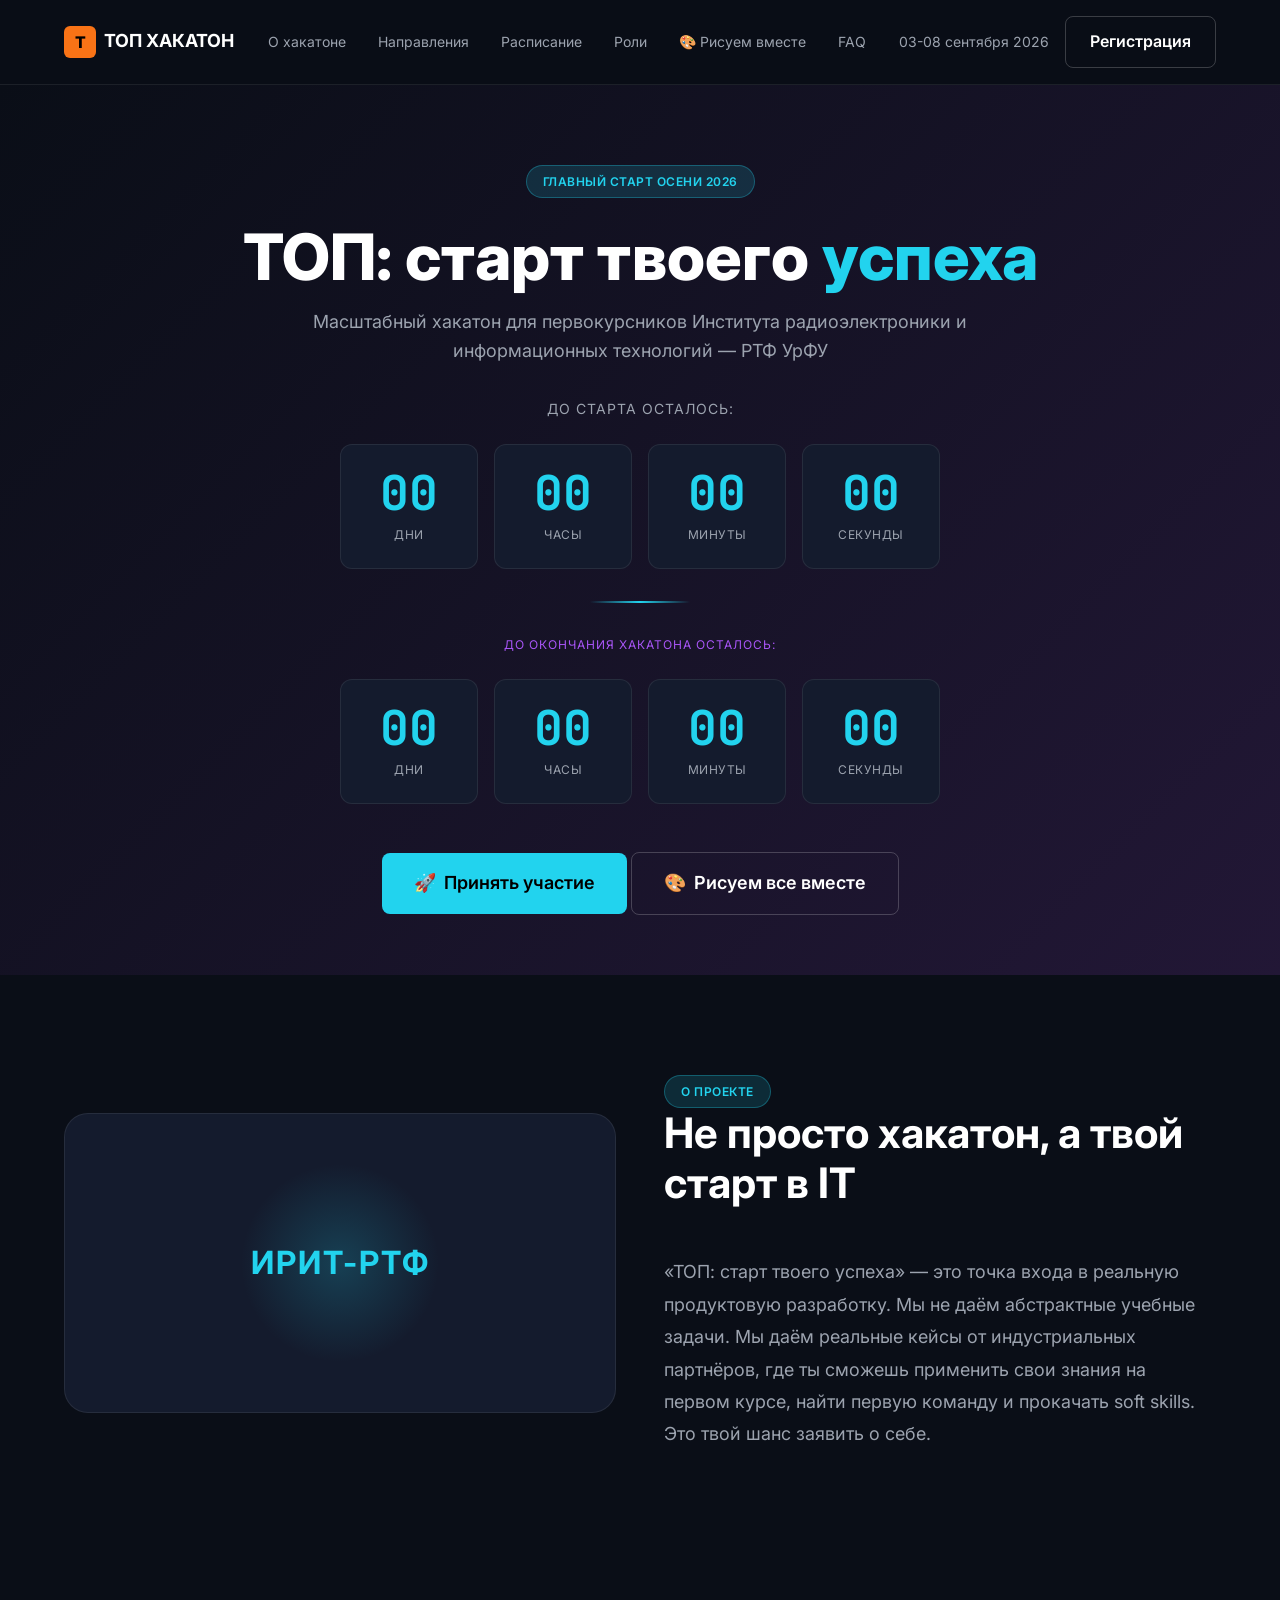
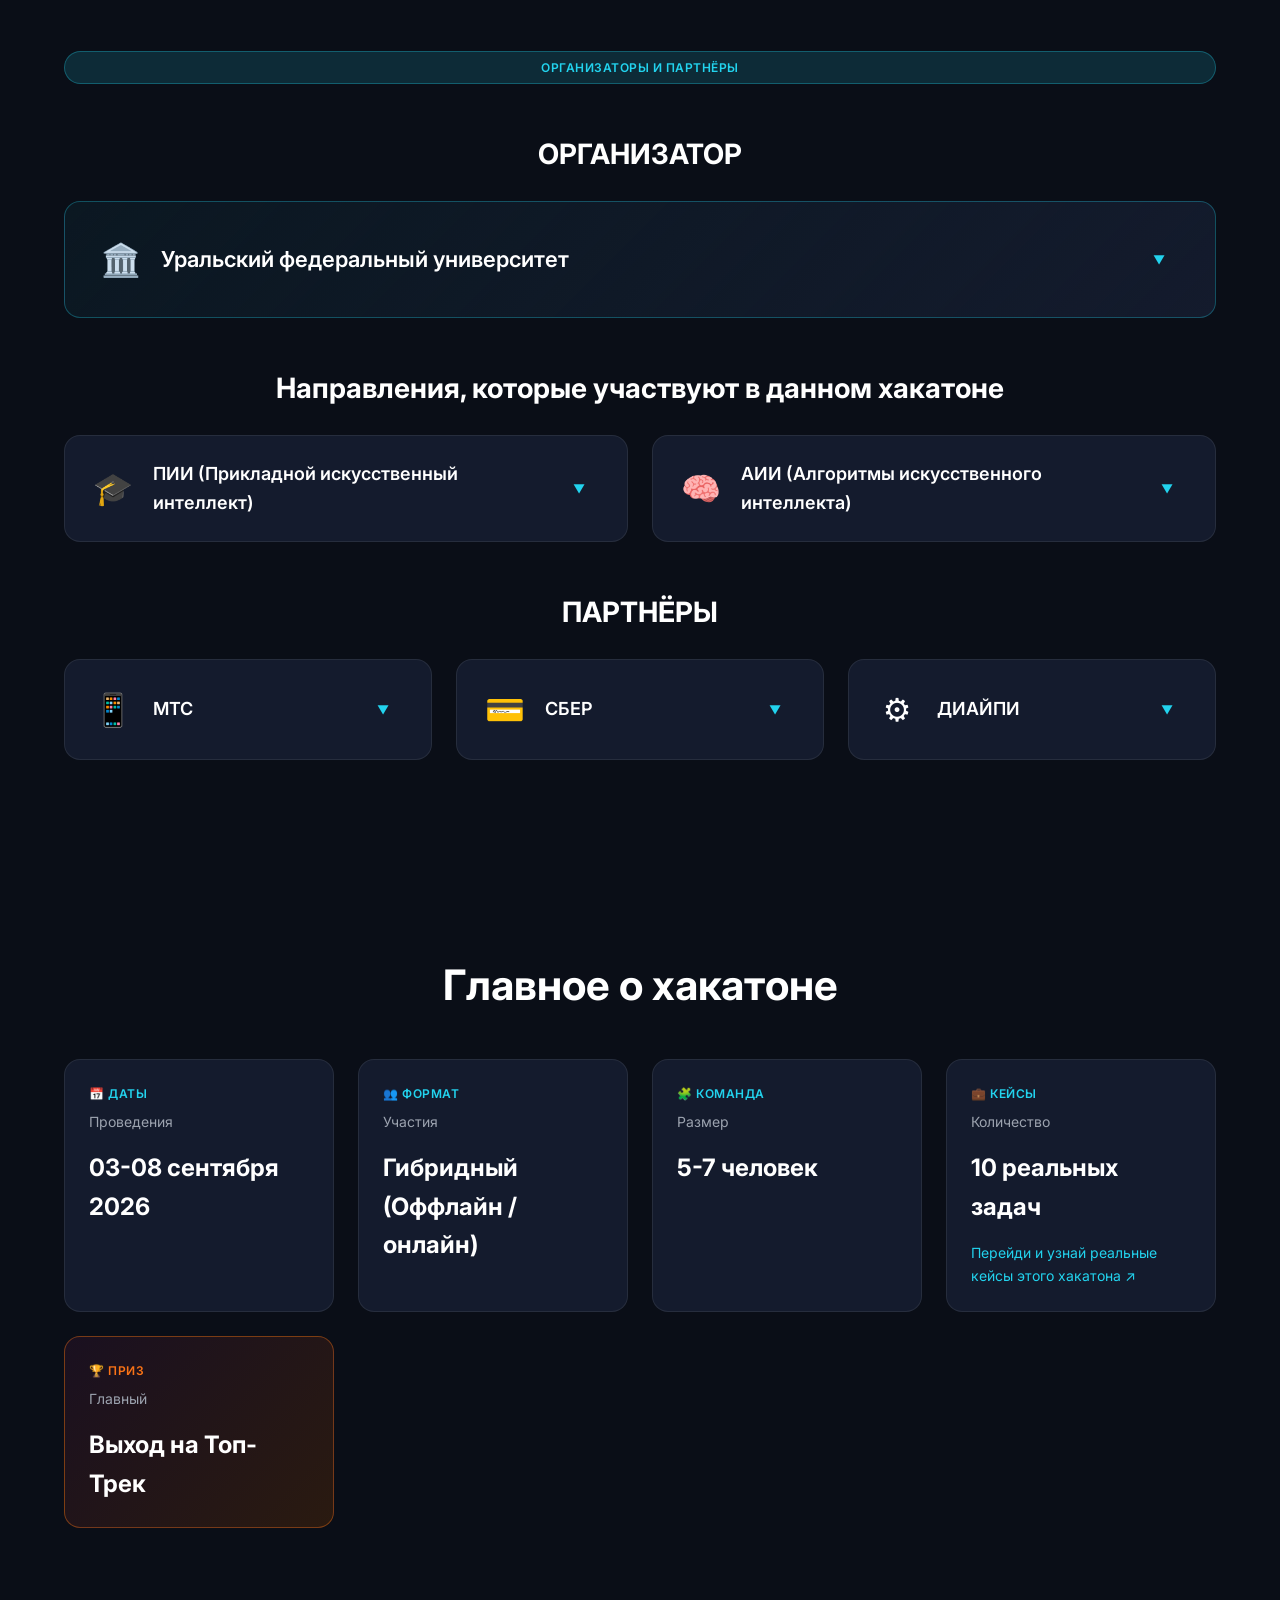
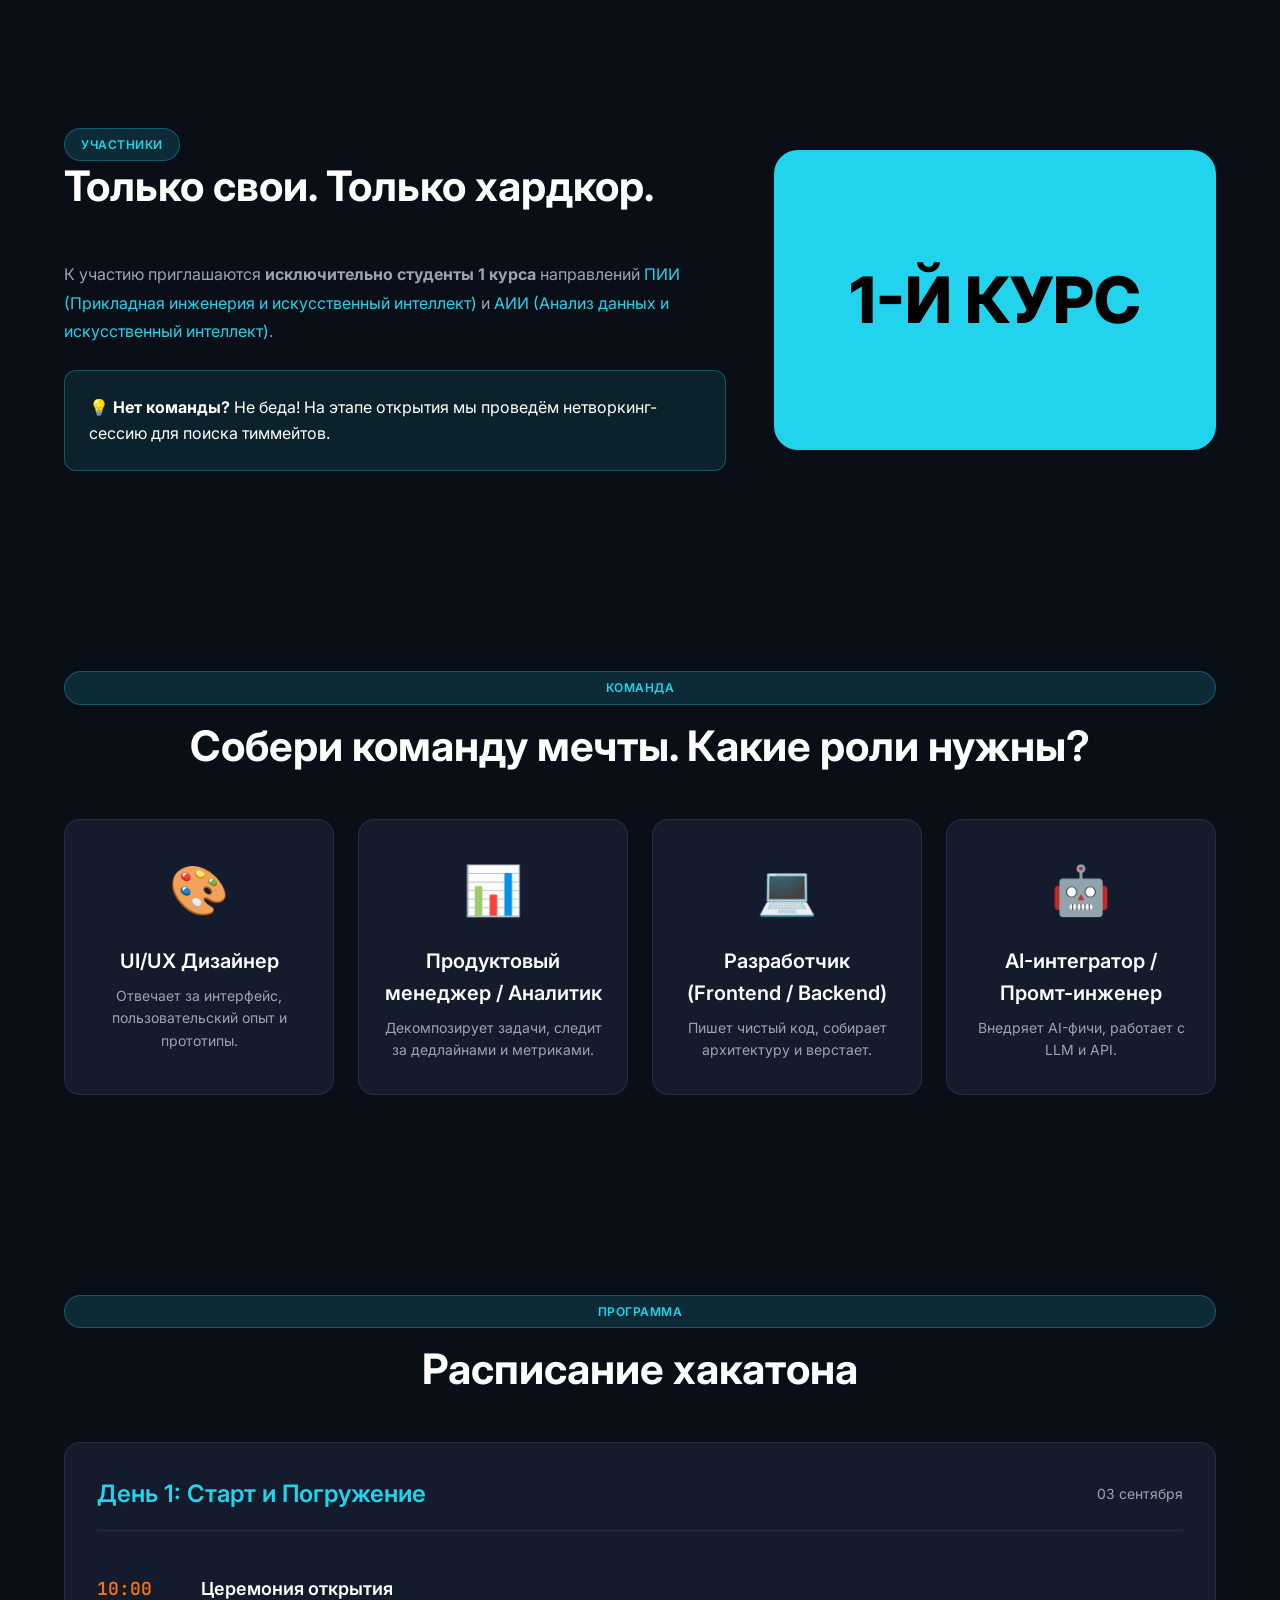
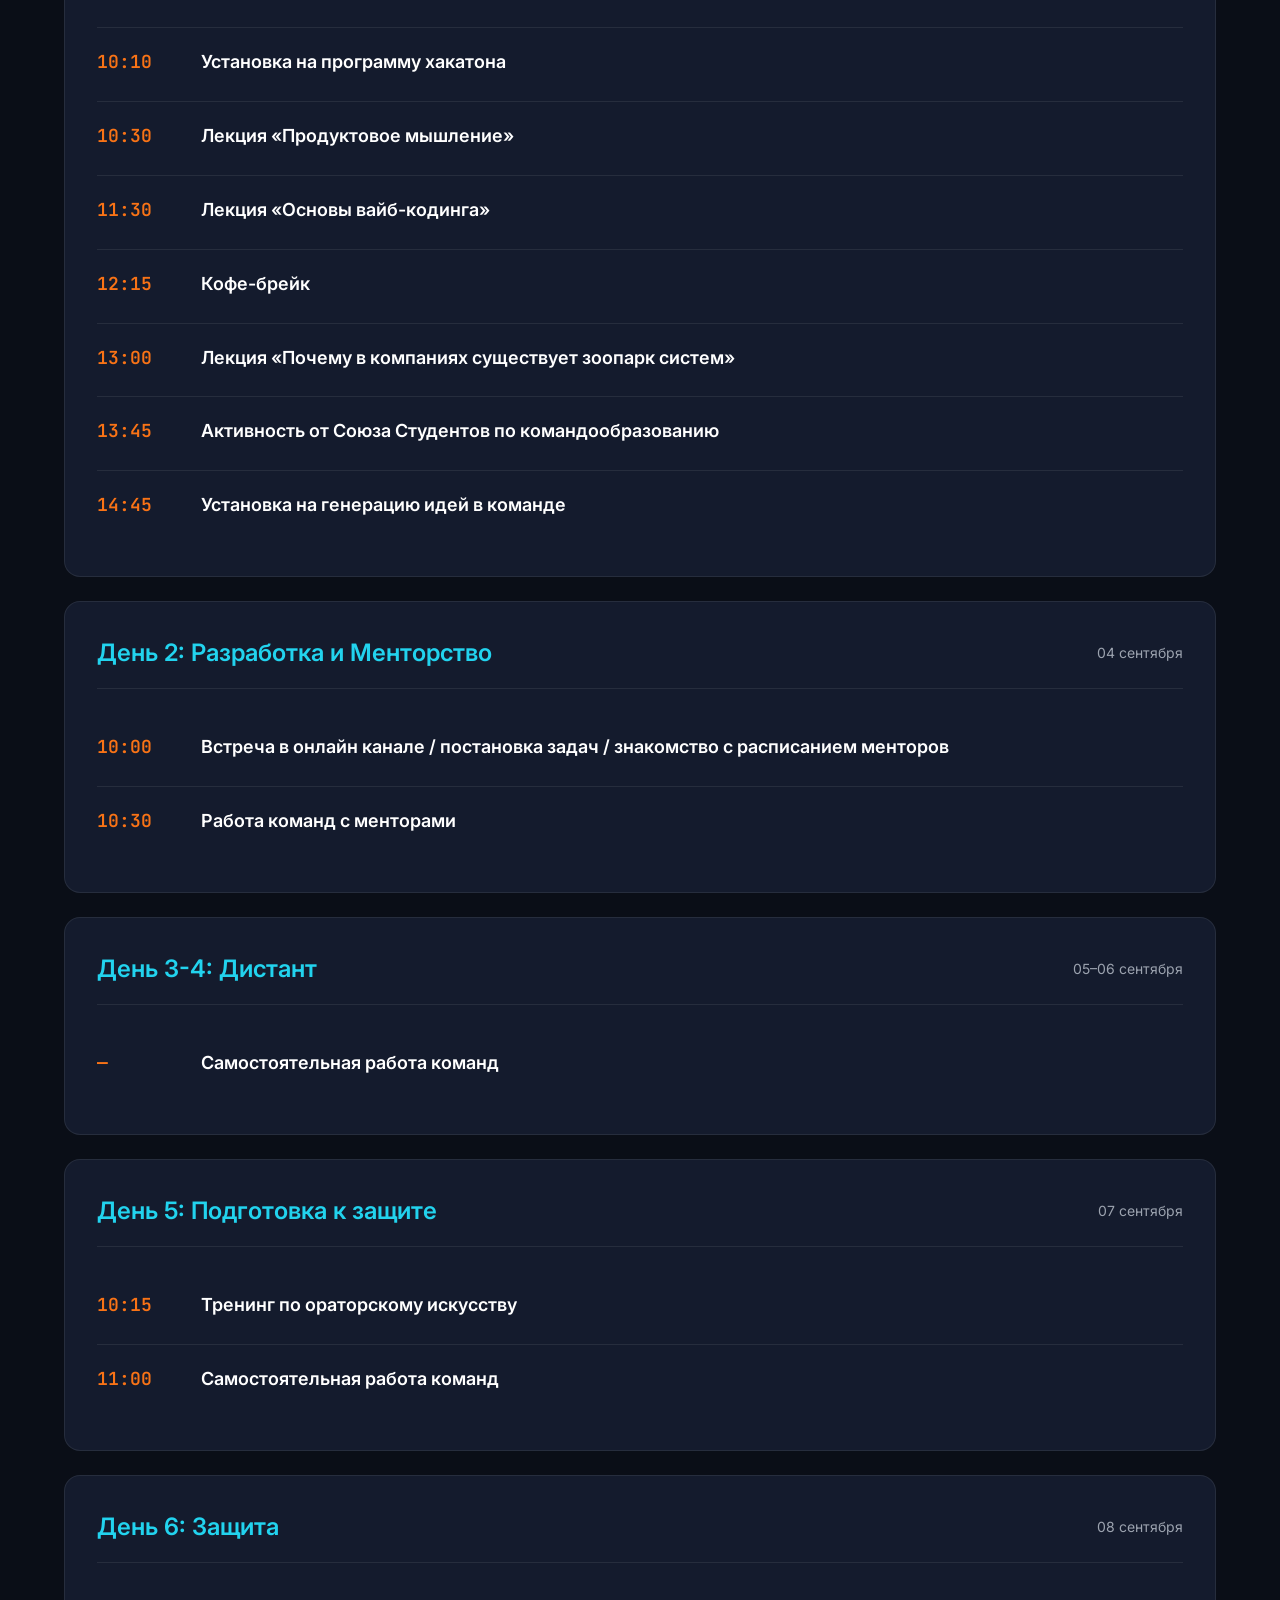
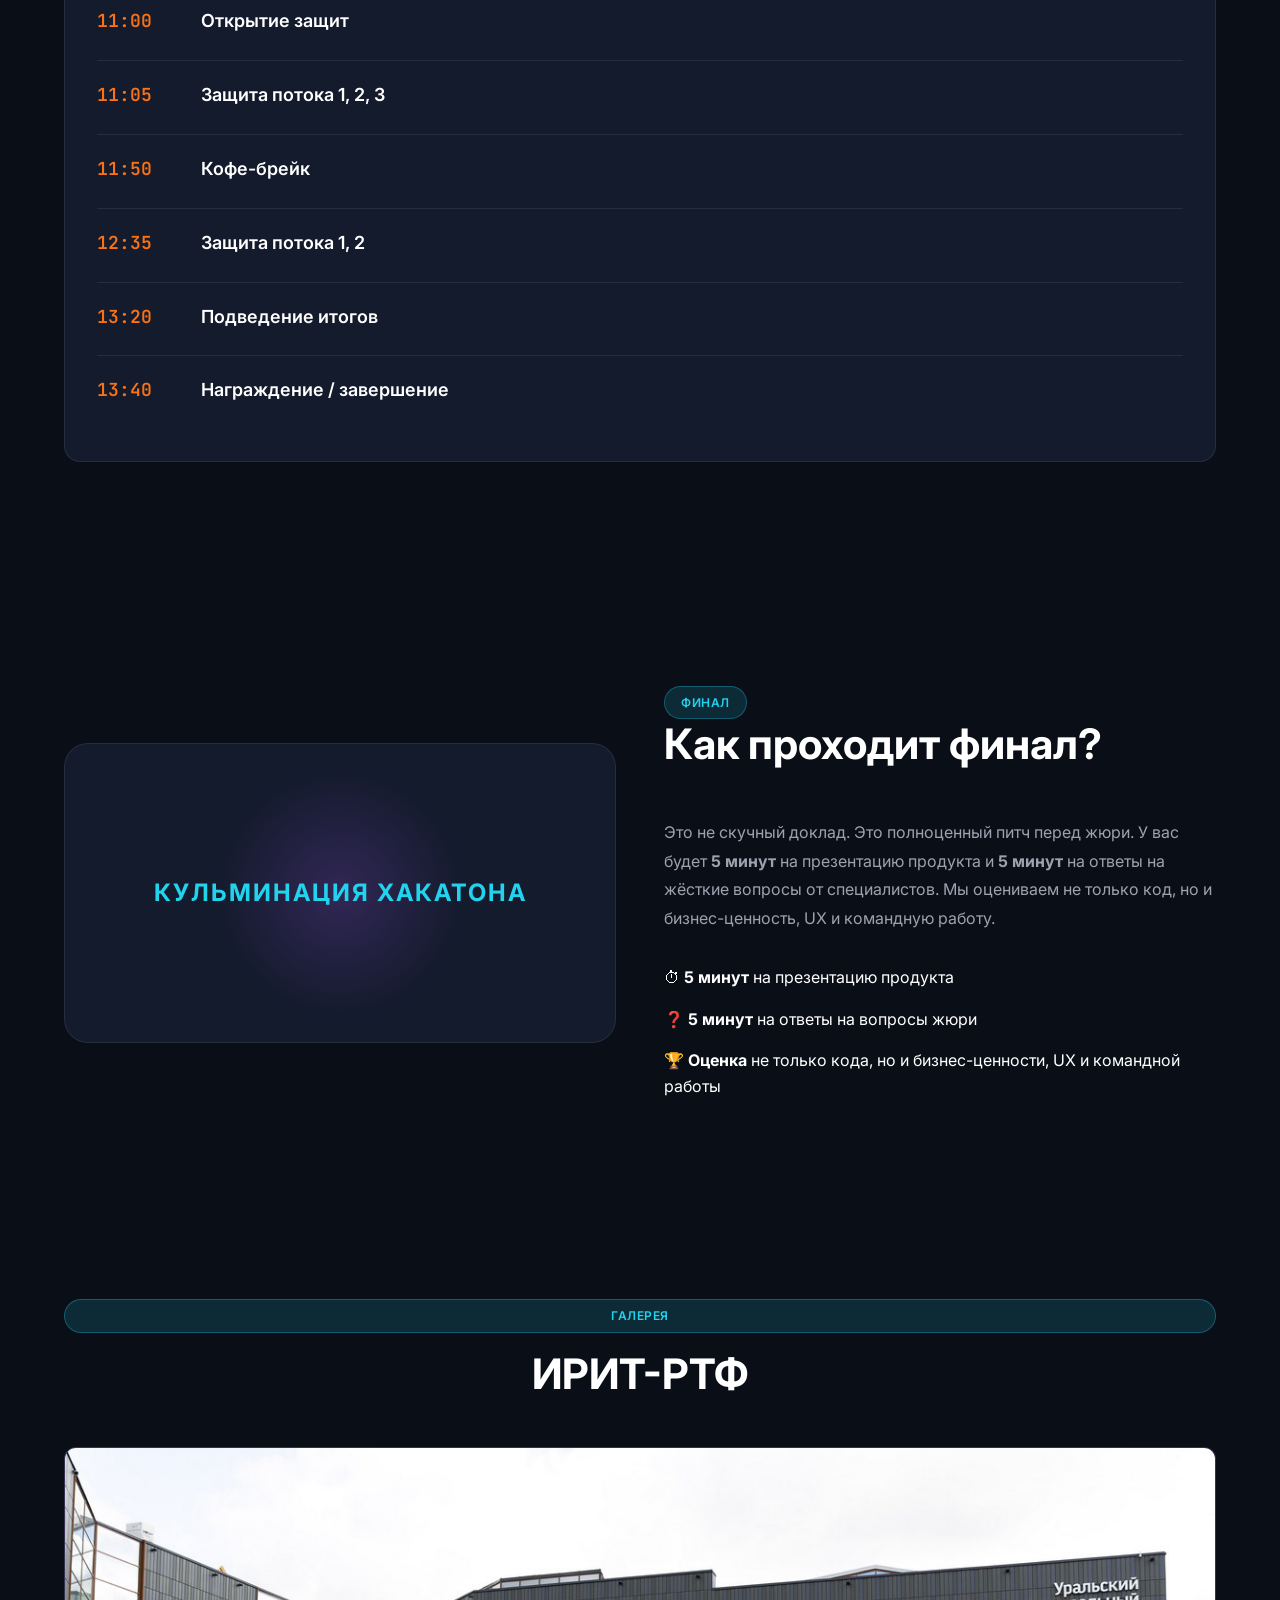
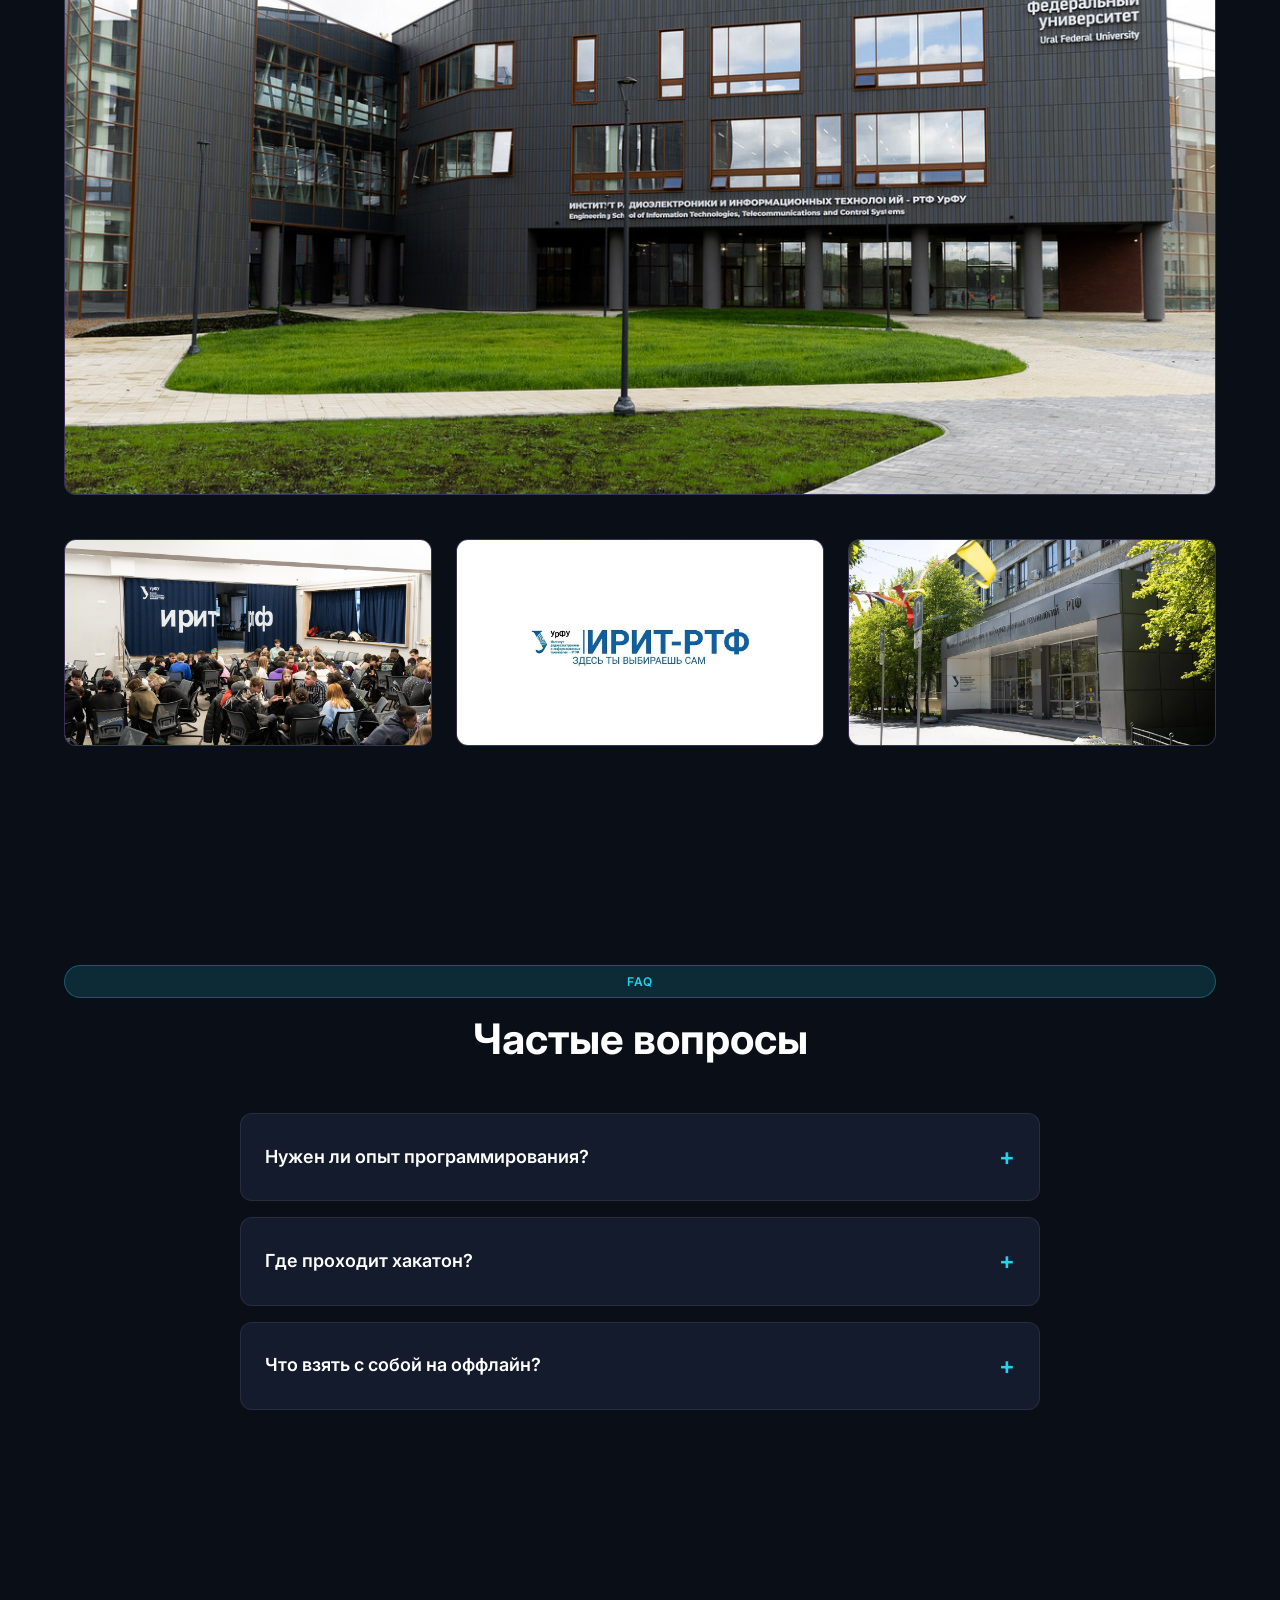
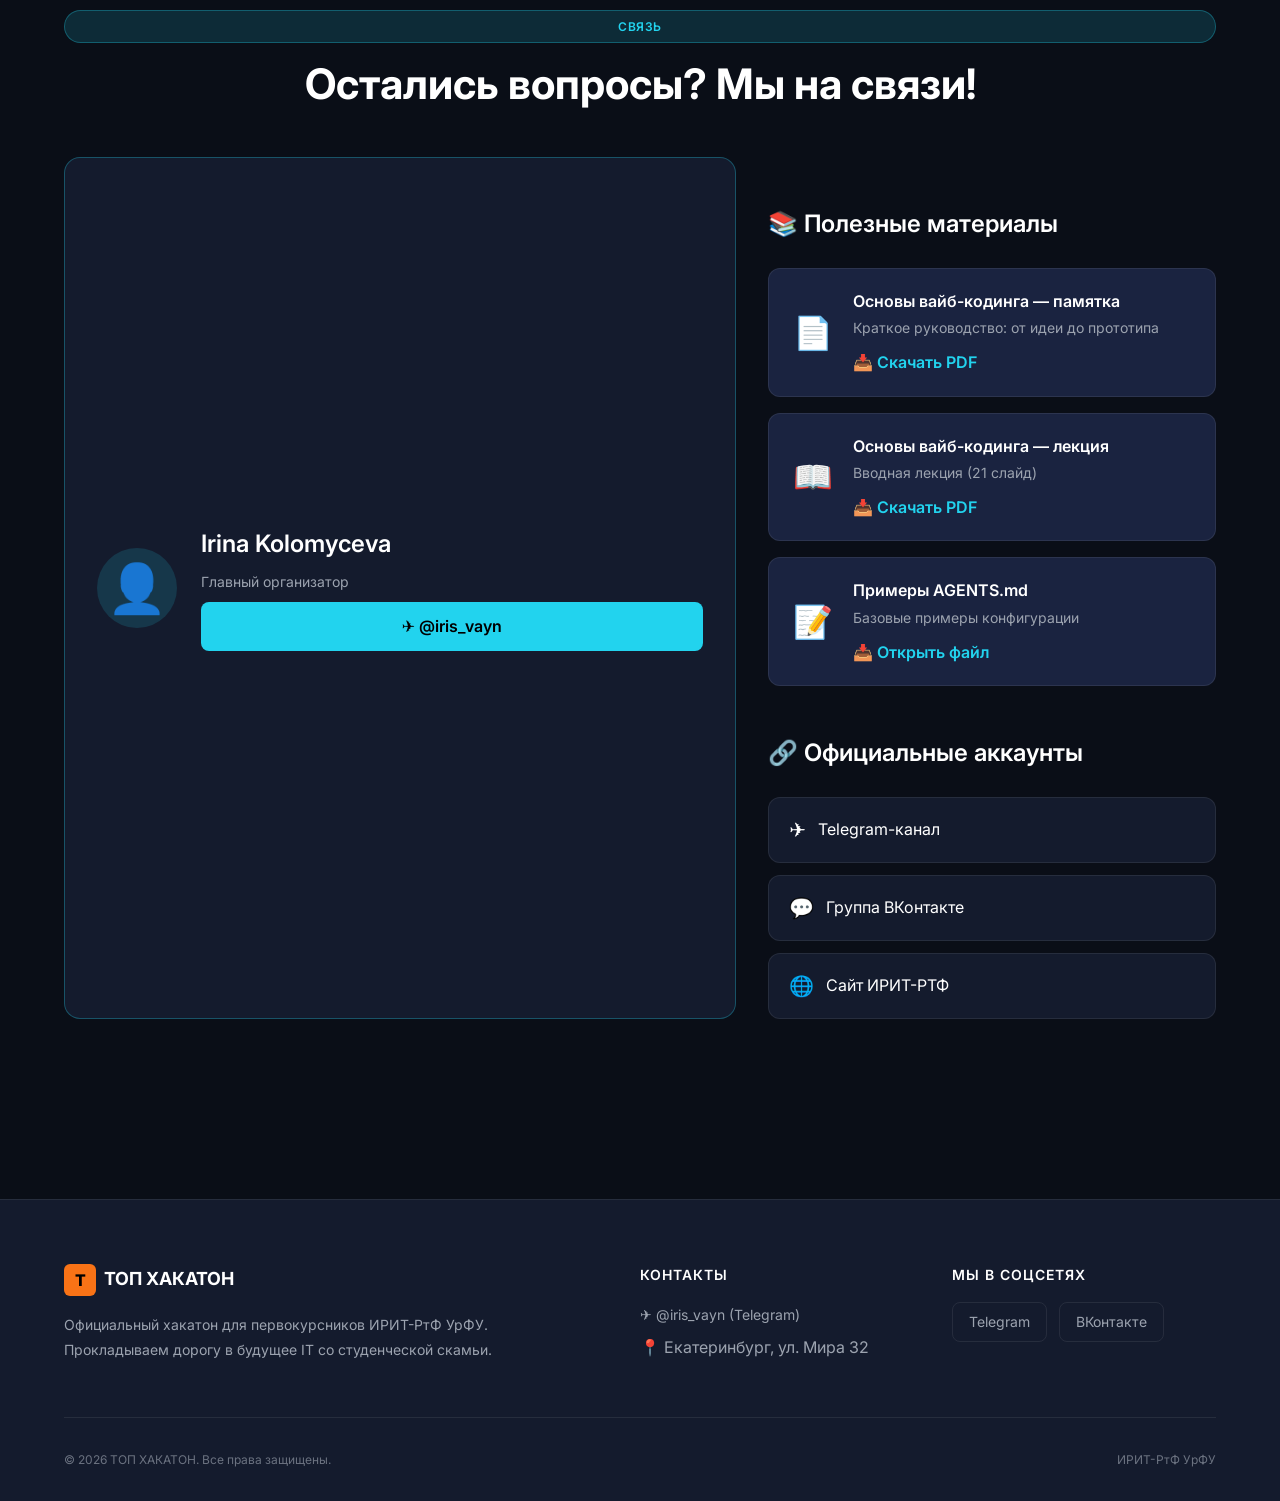
<file: index.html>
<!DOCTYPE html>
<html lang="ru">
<head>
    <meta charset="UTF-8">
    <meta name="viewport" content="width=device-width, initial-scale=1.0">
    <title>ТОП: старт твоего успеха - Хакатон 2026</title>
    <link rel="preconnect" href="https://fonts.googleapis.com">
    <link href="https://fonts.googleapis.com/css2?family=Inter:wght@400;500;600;700;800&family=JetBrains+Mono:wght@400;700&display=swap" rel="stylesheet">
    <link rel="stylesheet" href="style.css">
</head>
<body>
    <div class="reading-progress" id="readingProgress"></div>

    <header class="site-header">
        <div class="container header__inner">
            <a href="index.html" class="logo">
                <span class="logo__mark">T</span>
                <span class="logo__text">ТОП ХАКАТОН</span>
            </a>
            <nav class="main-nav">
                <a href="#about">О хакатоне</a>
                <a href="#partners">Направления</a>
                <a href="#schedule">Расписание</a>
                <a href="#roles">Роли</a>
                <a href="whiteboard.html">🎨 Рисуем вместе</a>
                <a href="#faq">FAQ</a>
            </nav>
            <div class="header__actions">
                <span class="header__date">03-08 сентября 2026</span>
                <a href="registration.html" class="btn btn--outline">Регистрация</a>
            </div>
            <button class="burger" aria-label="Меню">
                <span></span><span></span><span></span>
            </button>
        </div>
    </header>

    <section class="hero gradient-bg">
        <div class="container">
            <span class="badge badge--cyan fade-in">ГЛАВНЫЙ СТАРТ ОСЕНИ 2026</span>
            <h1 class="hero__title fade-in">ТОП: старт твоего <span class="text-accent">успеха</span></h1>
            <p class="hero__subtitle fade-in">Масштабный хакатон для первокурсников Института радиоэлектроники и информационных технологий — РТФ УрФУ</p>

            <div class="countdown fade-in">
                <span class="countdown__label">ДО СТАРТА ОСТАЛОСЬ:</span>
                <div class="countdown__grid" id="countdown-start">
                    <div class="countdown__item">
                        <span class="countdown__value" data-unit="days">00</span>
                        <span class="countdown__unit">Дни</span>
                    </div>
                    <div class="countdown__item">
                        <span class="countdown__value" data-unit="hours">00</span>
                        <span class="countdown__unit">Часы</span>
                    </div>
                    <div class="countdown__item">
                        <span class="countdown__value" data-unit="minutes">00</span>
                        <span class="countdown__unit">Минуты</span>
                    </div>
                    <div class="countdown__item">
                        <span class="countdown__value" data-unit="seconds">00</span>
                        <span class="countdown__unit">Секунды</span>
                    </div>
                </div>
            </div>

            <div class="countdown-divider"><div class="divider-line"></div></div>

            <div class="countdown fade-in">
                <span class="countdown__label countdown__label--secondary">ДО ОКОНЧАНИЯ ХАКАТОНА ОСТАЛОСЬ:</span>
                <div class="countdown__grid" id="countdown-finish">
                    <div class="countdown__item">
                        <span class="countdown__value" data-unit="days">00</span>
                        <span class="countdown__unit">Дни</span>
                    </div>
                    <div class="countdown__item">
                        <span class="countdown__value" data-unit="hours">00</span>
                        <span class="countdown__unit">Часы</span>
                    </div>
                    <div class="countdown__item">
                        <span class="countdown__value" data-unit="minutes">00</span>
                        <span class="countdown__unit">Минуты</span>
                    </div>
                    <div class="countdown__item">
                        <span class="countdown__value" data-unit="seconds">00</span>
                        <span class="countdown__unit">Секунды</span>
                    </div>
                </div>
            </div>

            <a href="registration.html" class="btn btn--primary btn--lg pulse-glow fade-in">
                <span>🚀</span> Принять участие
            </a>
            <a href="whiteboard.html" class="btn btn--outline btn--lg fade-in" style="margin-top: 16px;">
                <span>🎨</span> Рисуем все вместе
            </a>
        </div>
    </section>

    <section class="concept" id="about">
        <div class="container concept__inner">
            <div class="concept__visual fade-in">
                <div class="concept__glow"></div>
                <div class="concept__image-placeholder">ИРИТ-РТФ</div>
            </div>
            <div class="concept__content fade-in">
                <span class="badge badge--cyan">О ПРОЕКТЕ</span>
                <h2 class="section-title" style="text-align: left;">Не просто хакатон, а твой старт в IT</h2>
                <p class="concept__text">«ТОП: старт твоего успеха» — это точка входа в реальную продуктовую разработку. Мы не даём абстрактные учебные задачи. Мы даём реальные кейсы от индустриальных партнёров, где ты сможешь применить свои знания на первом курсе, найти первую команду и прокачать soft skills. Это твой шанс заявить о себе.</p>
            </div>
        </div>
    </section>

    <section class="partners-directions" id="partners">
        <div class="container">
            <span class="badge badge--cyan" style="display: block; text-align: center; margin: 0 auto 16px;">ОРГАНИЗАТОРЫ И ПАРТНЁРЫ</span>

            <h3 class="partners-subtitle">ОРГАНИЗАТОР</h3>
            <div class="expandable-card expandable-card--featured fade-in">
                <div class="expandable-card__header" onclick="toggleCard(this)">
                    <div class="expandable-card__icon">🏛️</div>
                    <div class="expandable-card__title">Уральский федеральный университет</div>
                    <div class="expandable-card__arrow">▼</div>
                </div>
                <div class="expandable-card__content">
                    <p>Уральский федеральный университет — один из крупнейших вузов Екатеринбурга, объединяющий образование, науку и инновации. Университет создаёт возможности для развития студентов и реализации проектов в самых разных направлениях.</p>
                </div>
            </div>

            <h3 class="partners-subtitle">Направления, которые участвуют в данном хакатоне</h3>
            <div class="directions-grid">
                <div class="expandable-card fade-in">
                    <div class="expandable-card__header" onclick="toggleCard(this)">
                        <div class="expandable-card__icon">🎓</div>
                        <div class="expandable-card__title">ПИИ (Прикладной искусственный интеллект)</div>
                        <div class="expandable-card__arrow">▼</div>
                    </div>
                    <div class="expandable-card__content">
                        <p>Программа посвящена применению искусственного интеллекта и машинного обучения для решения практических задач. Студенты изучают программирование, анализ данных, рекомендательные системы и современные AI-технологии.</p>
                    </div>
                </div>

                <div class="expandable-card fade-in">
                    <div class="expandable-card__header" onclick="toggleCard(this)">
                        <div class="expandable-card__icon">🧠</div>
                        <div class="expandable-card__title">АИИ (Алгоритмы искусственного интеллекта)</div>
                        <div class="expandable-card__arrow">▼</div>
                    </div>
                    <div class="expandable-card__content">
                        <p>Программа посвящена алгоритмам машинного обучения, компьютерному зрению и обработке естественного языка. Студенты с первого курса учатся создавать интеллектуальные системы и применять ИИ в различных сферах.</p>
                    </div>
                </div>
            </div>

            <h3 class="partners-subtitle">ПАРТНЁРЫ</h3>
            <div class="partners-grid">
                <div class="expandable-card fade-in">
                    <div class="expandable-card__header" onclick="toggleCard(this)">
                        <div class="expandable-card__icon">📱</div>
                        <div class="expandable-card__title">МТС</div>
                        <div class="expandable-card__arrow">▼</div>
                    </div>
                    <div class="expandable-card__content">
                        <p>Крупнейшая телекоммуникационная компания и цифровая экосистема России, индустриальный партнёр УрФУ. Студенты получают доступ к лекциям от экспертов, реальным бизнес-кейсам, стажировкам и практике с наставниками.</p>
                    </div>
                </div>

                <div class="expandable-card fade-in">
                    <div class="expandable-card__header" onclick="toggleCard(this)">
                        <div class="expandable-card__icon">💳</div>
                        <div class="expandable-card__title">СБЕР</div>
                        <div class="expandable-card__arrow">▼</div>
                    </div>
                    <div class="expandable-card__content">
                        <p>Одна из крупнейших российских технологических компаний, развивающая цифровые продукты и решения. Компания участвует в образовательных программах ИРИТ-РТФ и подготовке специалистов для ИТ-индустрии.</p>
                    </div>
                </div>

                <div class="expandable-card fade-in">
                    <div class="expandable-card__header" onclick="toggleCard(this)">
                        <div class="expandable-card__icon">⚙️</div>
                        <div class="expandable-card__title">ДИАЙПИ</div>
                        <div class="expandable-card__arrow">▼</div>
                    </div>
                    <div class="expandable-card__content">
                        <p>Аккредитованная ИТ-компания и ключевой участник ИТ-кластера ТМК++. Направление объединяет разработку и поддержку цифровых решений для Трубной металлургической компании.</p>
                    </div>
                </div>
            </div>
        </div>
    </section>

    <section class="info-grid">
        <div class="container">
            <h2 class="section-title fade-in">Главное о хакатоне</h2>
            <div class="info-grid__list">
                <article class="info-card fade-in">
                    <span class="info-card__tag">📅 Даты</span>
                    <span class="info-card__label">Проведения</span>
                    <span class="info-card__value">03-08 сентября 2026</span>
                </article>
                <article class="info-card fade-in">
                    <span class="info-card__tag">👥 Формат</span>
                    <span class="info-card__label">Участия</span>
                    <span class="info-card__value">Гибридный (Оффлайн / онлайн)</span>
                </article>
                <article class="info-card fade-in">
                    <span class="info-card__tag">🧩 Команда</span>
                    <span class="info-card__label">Размер</span>
                    <span class="info-card__value">5-7 человек</span>
                </article>
                <article class="info-card fade-in">
                    <span class="info-card__tag">💼 Кейсы</span>
                    <span class="info-card__label">Количество</span>
                    <span class="info-card__value">10 реальных задач</span>
                    <a href="https://docs.google.com/presentation/d/1RhVMXHr4DIIBtddfzW2Q-f95ozHgePyp/edit?slide=id.p1#slide=id.p1" class="info-card__link" target="_blank" rel="noopener noreferrer" style="display: block; margin-top: 8px; font-size: 14px; color: var(--accent-cyan); text-decoration: none;">Перейди и узнай реальные кейсы этого хакатона ↗</a>
                </article>
                <article class="info-card info-card--featured fade-in">
                    <span class="info-card__tag">🏆 Приз</span>
                    <span class="info-card__label">Главный</span>
                    <span class="info-card__value">Выход на Топ-Трек</span>
                </article>
            </div>
        </div>
    </section>

    <section class="eligibility">
        <div class="container eligibility__inner">
            <div class="eligibility__content fade-in">
                <span class="badge badge--cyan">УЧАСТНИКИ</span>
                <h2 class="section-title" style="text-align: left;">Только свои. Только хардкор.</h2>
                <p class="eligibility__text">К участию приглашаются <strong>исключительно студенты 1 курса</strong> направлений <span class="text-accent">ПИИ (Прикладная инженерия и искусственный интеллект)</span> и <span class="text-accent">АИИ (Анализ данных и искусственный интеллект)</span>.</p>
                <div class="eligibility__hint">
                    <p>💡 <strong>Нет команды?</strong> Не беда! На этапе открытия мы проведём нетворкинг-сессию для поиска тиммейтов.</p>
                </div>
            </div>
            <aside class="eligibility__highlight fade-in">
                <span class="eligibility__big-text">1-Й КУРС</span>
            </aside>
        </div>
    </section>

    <section class="roles" id="roles">
        <div class="container">
            <span class="badge badge--cyan" style="display: block; text-align: center; margin: 0 auto 16px;">КОМАНДА</span>
            <h2 class="section-title fade-in">Собери команду мечты. Какие роли нужны?</h2>
            <div class="roles__grid">
                <article class="role-card tilt-card fade-in">
                    <div class="role-card__icon">🎨</div>
                    <h3 class="role-card__title">UI/UX Дизайнер</h3>
                    <p class="role-card__desc">Отвечает за интерфейс, пользовательский опыт и прототипы.</p>
                </article>
                <article class="role-card tilt-card fade-in">
                    <div class="role-card__icon">📊</div>
                    <h3 class="role-card__title">Продуктовый менеджер / Аналитик</h3>
                    <p class="role-card__desc">Декомпозирует задачи, следит за дедлайнами и метриками.</p>
                </article>
                <article class="role-card tilt-card fade-in">
                    <div class="role-card__icon">💻</div>
                    <h3 class="role-card__title">Разработчик (Frontend / Backend)</h3>
                    <p class="role-card__desc">Пишет чистый код, собирает архитектуру и верстает.</p>
                </article>
                <article class="role-card tilt-card fade-in">
                    <div class="role-card__icon">🤖</div>
                    <h3 class="role-card__title">AI-интегратор / Промт-инженер</h3>
                    <p class="role-card__desc">Внедряет AI-фичи, работает с LLM и API.</p>
                </article>
            </div>
        </div>
    </section>

    <section class="schedule" id="schedule">
        <div class="container">
            <span class="badge badge--cyan" style="display: block; text-align: center; margin: 0 auto 16px;">ПРОГРАММА</span>
            <h2 class="section-title fade-in">Расписание хакатона</h2>
            <div class="schedule__list">
                <article class="schedule-day fade-in">
                    <header class="schedule-day__header">
                        <h3 class="schedule-day__title">День 1: Старт и Погружение</h3>
                        <time class="schedule-day__date">03 сентября</time>
                    </header>
                    <ul class="schedule-day__events">
                        <li class="event"><time class="event__time">10:00</time><div class="event__body"><h4 class="event__title">Церемония открытия</h4></div></li>
                        <li class="event"><time class="event__time">10:10</time><div class="event__body"><h4 class="event__title">Установка на программу хакатона</h4></div></li>
                        <li class="event"><time class="event__time">10:30</time><div class="event__body"><h4 class="event__title">Лекция «Продуктовое мышление»</h4></div></li>
                        <li class="event"><time class="event__time">11:30</time><div class="event__body"><h4 class="event__title">Лекция «Основы вайб-кодинга»</h4></div></li>
                        <li class="event"><time class="event__time">12:15</time><div class="event__body"><h4 class="event__title">Кофе-брейк</h4></div></li>
                        <li class="event"><time class="event__time">13:00</time><div class="event__body"><h4 class="event__title">Лекция «Почему в компаниях существует зоопарк систем»</h4></div></li>
                        <li class="event"><time class="event__time">13:45</time><div class="event__body"><h4 class="event__title">Активность от Союза Студентов по командообразованию</h4></div></li>
                        <li class="event"><time class="event__time">14:45</time><div class="event__body"><h4 class="event__title">Установка на генерацию идей в команде</h4></div></li>
                    </ul>
                </article>
                <article class="schedule-day fade-in">
                    <header class="schedule-day__header">
                        <h3 class="schedule-day__title">День 2: Разработка и Менторство</h3>
                        <time class="schedule-day__date">04 сентября</time>
                    </header>
                    <ul class="schedule-day__events">
                        <li class="event"><time class="event__time">10:00</time><div class="event__body"><h4 class="event__title">Встреча в онлайн канале / постановка задач / знакомство с расписанием менторов</h4></div></li>
                        <li class="event"><time class="event__time">10:30</time><div class="event__body"><h4 class="event__title">Работа команд с менторами</h4></div></li>
                    </ul>
                </article>
                <article class="schedule-day fade-in">
                    <header class="schedule-day__header">
                        <h3 class="schedule-day__title">День 3-4: Дистант</h3>
                        <time class="schedule-day__date">05–06 сентября</time>
                    </header>
                    <ul class="schedule-day__events">
                        <li class="event"><time class="event__time">—</time><div class="event__body"><h4 class="event__title">Самостоятельная работа команд</h4></div></li>
                    </ul>
                </article>
                <article class="schedule-day fade-in">
                    <header class="schedule-day__header">
                        <h3 class="schedule-day__title">День 5: Подготовка к защите</h3>
                        <time class="schedule-day__date">07 сентября</time>
                    </header>
                    <ul class="schedule-day__events">
                        <li class="event"><time class="event__time">10:15</time><div class="event__body"><h4 class="event__title">Тренинг по ораторскому искусству</h4></div></li>
                        <li class="event"><time class="event__time">11:00</time><div class="event__body"><h4 class="event__title">Самостоятельная работа команд</h4></div></li>
                    </ul>
                </article>
                <article class="schedule-day fade-in">
                    <header class="schedule-day__header">
                        <h3 class="schedule-day__title">День 6: Защита</h3>
                        <time class="schedule-day__date">08 сентября</time>
                    </header>
                    <ul class="schedule-day__events">
                        <li class="event"><time class="event__time">11:00</time><div class="event__body"><h4 class="event__title">Открытие защит</h4></div></li>
                        <li class="event"><time class="event__time">11:05</time><div class="event__body"><h4 class="event__title">Защита потока 1, 2, 3</h4></div></li>
                        <li class="event"><time class="event__time">11:50</time><div class="event__body"><h4 class="event__title">Кофе-брейк</h4></div></li>
                        <li class="event"><time class="event__time">12:35</time><div class="event__body"><h4 class="event__title">Защита потока 1, 2</h4></div></li>
                        <li class="event"><time class="event__time">13:20</time><div class="event__body"><h4 class="event__title">Подведение итогов</h4></div></li>
                        <li class="event"><time class="event__time">13:40</time><div class="event__body"><h4 class="event__title">Награждение / завершение</h4></div></li>
                    </ul>
                </article>
            </div>
        </div>
    </section>

    <section class="final">
        <div class="container final__inner">
            <figure class="final__visual fade-in">
                <div class="final__glow"></div>
                <div class="final__image-placeholder">КУЛЬМИНАЦИЯ ХАКАТОНА</div>
            </figure>
            <div class="final__content fade-in">
                <span class="badge badge--cyan">ФИНАЛ</span>
                <h2 class="section-title" style="text-align: left;">Как проходит финал?</h2>
                <p class="final__text">Это не скучный доклад. Это полноценный питч перед жюри. У вас будет <strong>5 минут</strong> на презентацию продукта и <strong>5 минут</strong> на ответы на жёсткие вопросы от специалистов. Мы оцениваем не только код, но и бизнес-ценность, UX и командную работу.</p>
                <ul class="final__details">
                    <li>⏱ <strong>5 минут</strong> на презентацию продукта</li>
                    <li>❓ <strong>5 минут</strong> на ответы на вопросы жюри</li>
                    <li>🏆 <strong>Оценка</strong> не только кода, но и бизнес-ценности, UX и командной работы</li>
                </ul>
            </div>
        </div>
    </section>

    <section class="archive">
        <div class="container">
            <span class="badge badge--cyan" style="display: block; text-align: center; margin: 0 auto 16px;">ГАЛЕРЕЯ</span>
            <h2 class="section-title fade-in">ИРИТ-РТФ</h2>
            <div class="archive__grid" style="grid-template-columns: 1fr; margin-bottom: 24px;">
                <figure class="archive__item" style="margin: 0;">
                    <img src="photo1.jpg" alt="ИРИТ-РТФ" class="archive__image" style="width: 100%; height: auto; object-fit: cover;">
                </figure>
            </div>
            <div class="archive__grid">
                <figure class="archive__item">
                    <img src="DU6BlxfUzGQ.jpg" alt="" class="archive__image" style="width: 100%; height: auto; object-fit: cover;">
                </figure>
                <figure class="archive__item">
                    <img src="photo2.jpg" alt="" class="archive__image" style="width: 100%; height: auto; object-fit: cover;">
                </figure>
                <figure class="archive__item">
                    <img src="cXeo3iPj1hk.jpg" alt="" class="archive__image" style="width: 100%; height: auto; object-fit: cover;">
                </figure>
            </div>
        </div>
    </section>

    <section class="faq" id="faq">
        <div class="container">
            <span class="badge badge--cyan" style="display: block; text-align: center; margin: 0 auto 16px;">FAQ</span>
            <h2 class="section-title fade-in">Частые вопросы</h2>
            <div class="faq__list">
                <div class="faq__item fade-in">
                    <div class="faq__question" onclick="toggleFaq(this)">
                        <span>Нужен ли опыт программирования?</span>
                        <span class="faq__icon">+</span>
                    </div>
                    <div class="faq__answer"><p>Нет, хакатон для первокурсников. Главное — желание учиться и работать в команде.</p></div>
                </div>
                <div class="faq__item fade-in">
                    <div class="faq__question" onclick="toggleFaq(this)">
                        <span>Где проходит хакатон?</span>
                        <span class="faq__icon">+</span>
                    </div>
                    <div class="faq__answer">
                        <p>Обычно хакатон проходит в корпусах ИРИТ-РТФ (например, ул. Мира, 32). Точную аудиторию объявляют перед стартом. Иногда бывают онлайн-этапы или выездные площадки партнёров.</p>
                    </div>
                </div>
                <div class="faq__item fade-in">
                    <div class="faq__question" onclick="toggleFaq(this)">
                        <span>Что взять с собой на оффлайн?</span>
                        <span class="faq__icon">+</span>
                    </div>
                    <div class="faq__answer"><p>Ноутбук, зарядку, хорошее настроение и немного сна (мы будем кодить!).</p></div>
                </div>
            </div>
        </div>
    </section>

    <section class="contacts">
        <div class="container">
            <span class="badge badge--cyan" style="display: block; text-align: center; margin: 0 auto 16px;">СВЯЗЬ</span>
            <h2 class="section-title fade-in">Остались вопросы? Мы на связи!</h2>
            <div class="contacts__grid">
                <div class="contact-card contact-card--main fade-in">
                    <div class="contact-card__avatar">👤</div>
                    <div class="contact-card__info">
                        <h3 class="contact-card__name">Irina Kolomyceva</h3>
                        <p class="contact-card__role">Главный организатор</p>
                        <a href="https://t.me/iris_vayn" class="btn btn--primary" target="_blank" rel="noopener noreferrer">✈️ @iris_vayn</a>
                    </div>
                </div>
                <div class="materials-section fade-in">
                    <h3 class="materials-title">📚 Полезные материалы</h3>
                    <div class="materials-grid">
                        <div class="file-card">
                            <div class="file-card__icon">📄</div>
                            <div class="file-card__content">
                                <h4 class="file-card__title">Основы вайб-кодинга — памятка</h4>
                                <p class="file-card__desc">Краткое руководство: от идеи до прототипа</p>
                                <a href="https://drive.google.com/file/d/13lQ8IXz1cST4wq8IWBgETJ-3wajZ9hSM/view?usp=drive_link" class="file-link" target="_blank" rel="noopener noreferrer">
                                    📥 Скачать PDF
                                </a>
                            </div>
                        </div>
                        <div class="file-card">
                            <div class="file-card__icon">📖</div>
                            <div class="file-card__content">
                                <h4 class="file-card__title">Основы вайб-кодинга — лекция</h4>
                                <p class="file-card__desc">Вводная лекция (21 слайд)</p>
                                <a href="https://drive.google.com/file/d/1jZNpVcXfVl1sVR3YOjxUIwYXXRoGt3sM/view?usp=drive_link" class="file-link" target="_blank" rel="noopener noreferrer">
                                    📥 Скачать PDF
                                </a>
                            </div>
                        </div>
                        <div class="file-card">
                            <div class="file-card__icon">📝</div>
                            <div class="file-card__content">
                                <h4 class="file-card__title">Примеры AGENTS.md</h4>
                                <p class="file-card__desc">Базовые примеры конфигурации</p>
                                <a href="https://drive.google.com/file/d/1ie9tzcRPjusdvpU9r_ChjWpmqEmiRidI/view?usp=drive_link" class="file-link" target="_blank" rel="noopener noreferrer">
                                    📥 Открыть файл
                                </a>
                            </div>
                        </div>
                    </div>
                    <div class="official-accounts">
                        <h3 class="materials-title">🔗 Официальные аккаунты</h3>
                        <div class="social-list">
                            <a href="https://t.me/abitirit26/2" class="social-link" target="_blank" rel="noopener noreferrer"><span class="social-link__icon">✈️</span><span>Telegram-канал</span></a>
                            <a href="https://vk.ru/irit_rtf" class="social-link" target="_blank" rel="noopener noreferrer"><span class="social-link__icon">💬</span><span>Группа ВКонтакте</span></a>
                            <a href="http://rtf.urfu.ru" class="social-link" target="_blank" rel="noopener noreferrer"><span class="social-link__icon">🌐</span><span>Сайт ИРИТ-РТФ</span></a>
                        </div>
                    </div>
                </div>
            </div>
        </div>
    </section>

    <footer class="site-footer">
        <div class="container">
            <div class="site-footer__inner">
                <div class="footer-col footer-col--brand">
                    <div class="logo"><span class="logo__mark">T</span><span class="logo__text">ТОП ХАКАТОН</span></div>
                    <p class="footer-col__text">Официальный хакатон для первокурсников ИРИТ-РтФ УрФУ. Прокладываем дорогу в будущее IT со студенческой скамьи.</p>
                </div>
                <div class="footer-col">
                    <h4 class="footer-col__title">КОНТАКТЫ</h4>
                    <address class="footer-col__contacts">
                        <a href="https://t.me/iris_vayn" class="contact-link" target="_blank" rel="noopener noreferrer">✈️ @iris_vayn (Telegram)</a>
                        <p class="contact-link">📍 Екатеринбург, ул. Мира 32</p>
                    </address>
                </div>
                <div class="footer-col">
                    <h4 class="footer-col__title">МЫ В СОЦСЕТЯХ</h4>
                    <ul class="social-list-footer">
                        <li><a href="https://t.me/abitirit26/2" class="social-link-footer" target="_blank" rel="noopener noreferrer">Telegram</a></li>
                        <li><a href="https://vk.ru/irit_rtf" class="social-link-footer" target="_blank" rel="noopener noreferrer">ВКонтакте</a></li>
                    </ul>
                </div>
            </div>
            <div class="site-footer__bottom">
                <span class="copyright">© 2026 ТОП ХАКАТОН. Все права защищены.</span>
                <span class="footer-brand">ИРИТ-РтФ УрФУ</span>
            </div>
        </div>
    </footer>

    <button class="back-to-top" id="backToTop" aria-label="Наверх">↑</button>
    <script src="script.js"></script>
</body>
</html>
</file>
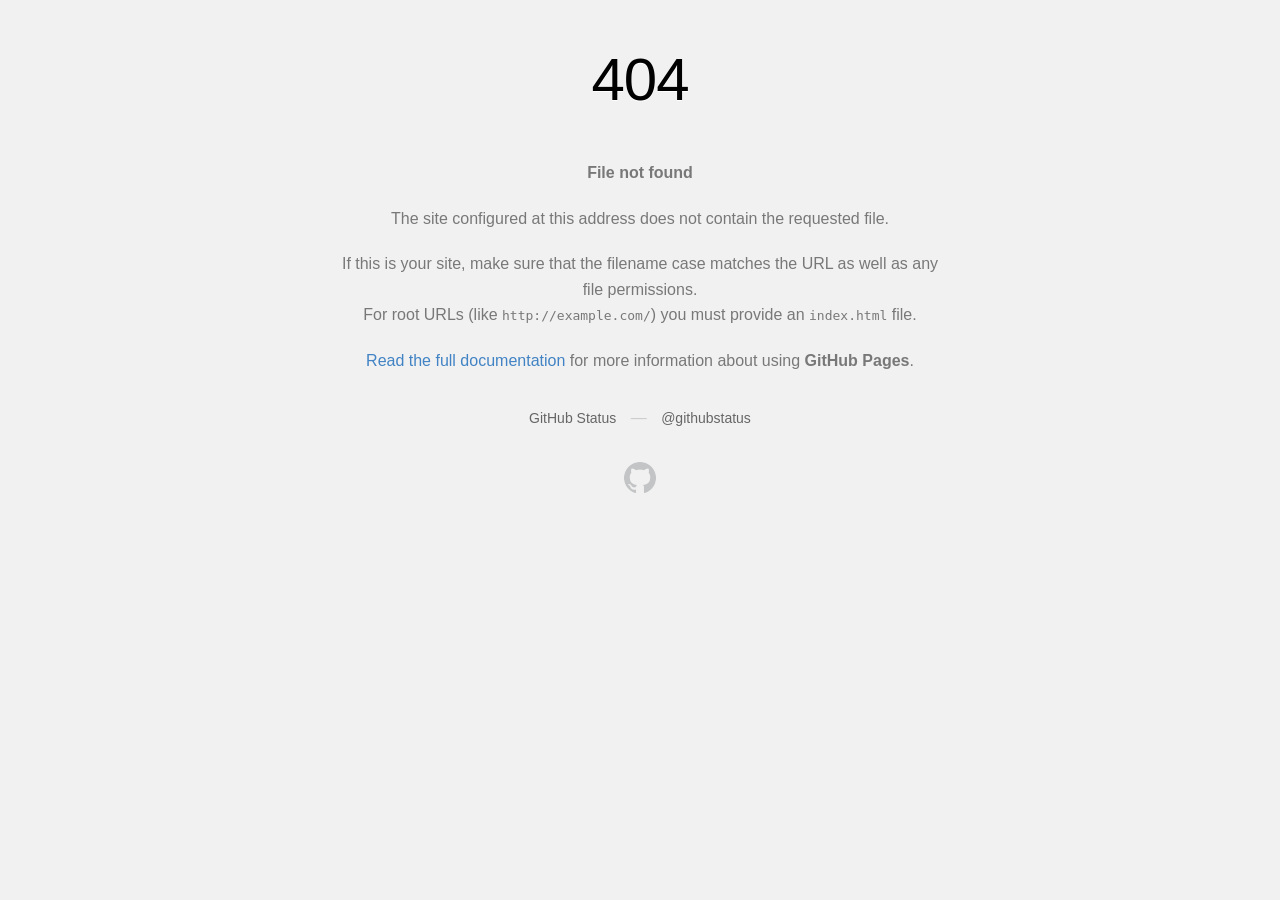
<file: Osnovy_vibe_coding_lecture_RU.html>
<!DOCTYPE html>
<html>
  <head>
    <meta http-equiv="Content-type" content="text/html; charset=utf-8">
    <meta http-equiv="Content-Security-Policy" content="default-src 'none'; style-src 'unsafe-inline'; img-src data:; connect-src 'self'">
    <title>Page not found &middot; GitHub Pages</title>
    <style type="text/css" media="screen">
      body {
        background-color: #f1f1f1;
        margin: 0;
        font-family: "Helvetica Neue", Helvetica, Arial, sans-serif;
      }

      .container { margin: 50px auto 40px auto; width: 600px; text-align: center; }

      a { color: #4183c4; text-decoration: none; }
      a:hover { text-decoration: underline; }

      h1 { width: 800px; position:relative; left: -100px; letter-spacing: -1px; line-height: 60px; font-size: 60px; font-weight: 100; margin: 0px 0 50px 0; text-shadow: 0 1px 0 #fff; }
      p { color: rgba(0, 0, 0, 0.5); margin: 20px 0; line-height: 1.6; }

      ul { list-style: none; margin: 25px 0; padding: 0; }
      li { display: table-cell; font-weight: bold; width: 1%; }

      .logo { display: inline-block; margin-top: 35px; }
      .logo-img-2x { display: none; }
      @media
      only screen and (-webkit-min-device-pixel-ratio: 2),
      only screen and (   min--moz-device-pixel-ratio: 2),
      only screen and (     -o-min-device-pixel-ratio: 2/1),
      only screen and (        min-device-pixel-ratio: 2),
      only screen and (                min-resolution: 192dpi),
      only screen and (                min-resolution: 2dppx) {
        .logo-img-1x { display: none; }
        .logo-img-2x { display: inline-block; }
      }

      #suggestions {
        margin-top: 35px;
        color: #ccc;
      }
      #suggestions a {
        color: #666666;
        font-weight: 200;
        font-size: 14px;
        margin: 0 10px;
      }

    </style>
  </head>
  <body>

    <div class="container">

      <h1>404</h1>
      <p><strong>File not found</strong></p>

      <p>
        The site configured at this address does not
        contain the requested file.
      </p>

      <p>
        If this is your site, make sure that the filename case matches the URL
        as well as any file permissions.<br>
        For root URLs (like <code>http://example.com/</code>) you must provide an
        <code>index.html</code> file.
      </p>

      <p>
        <a href="https://help.github.com/pages/">Read the full documentation</a>
        for more information about using <strong>GitHub Pages</strong>.
      </p>

      <div id="suggestions">
        <a href="https://githubstatus.com">GitHub Status</a> &mdash;
        <a href="https://twitter.com/githubstatus">@githubstatus</a>
      </div>

      <a href="/" class="logo logo-img-1x">
        <img width="32" height="32" title="" alt="" src="[data-uri]">
      </a>

      <a href="/" class="logo logo-img-2x">
        <img width="32" height="32" title="" alt="" src="[data-uri]">
      </a>
    </div>
  </body>
</html>
</file>
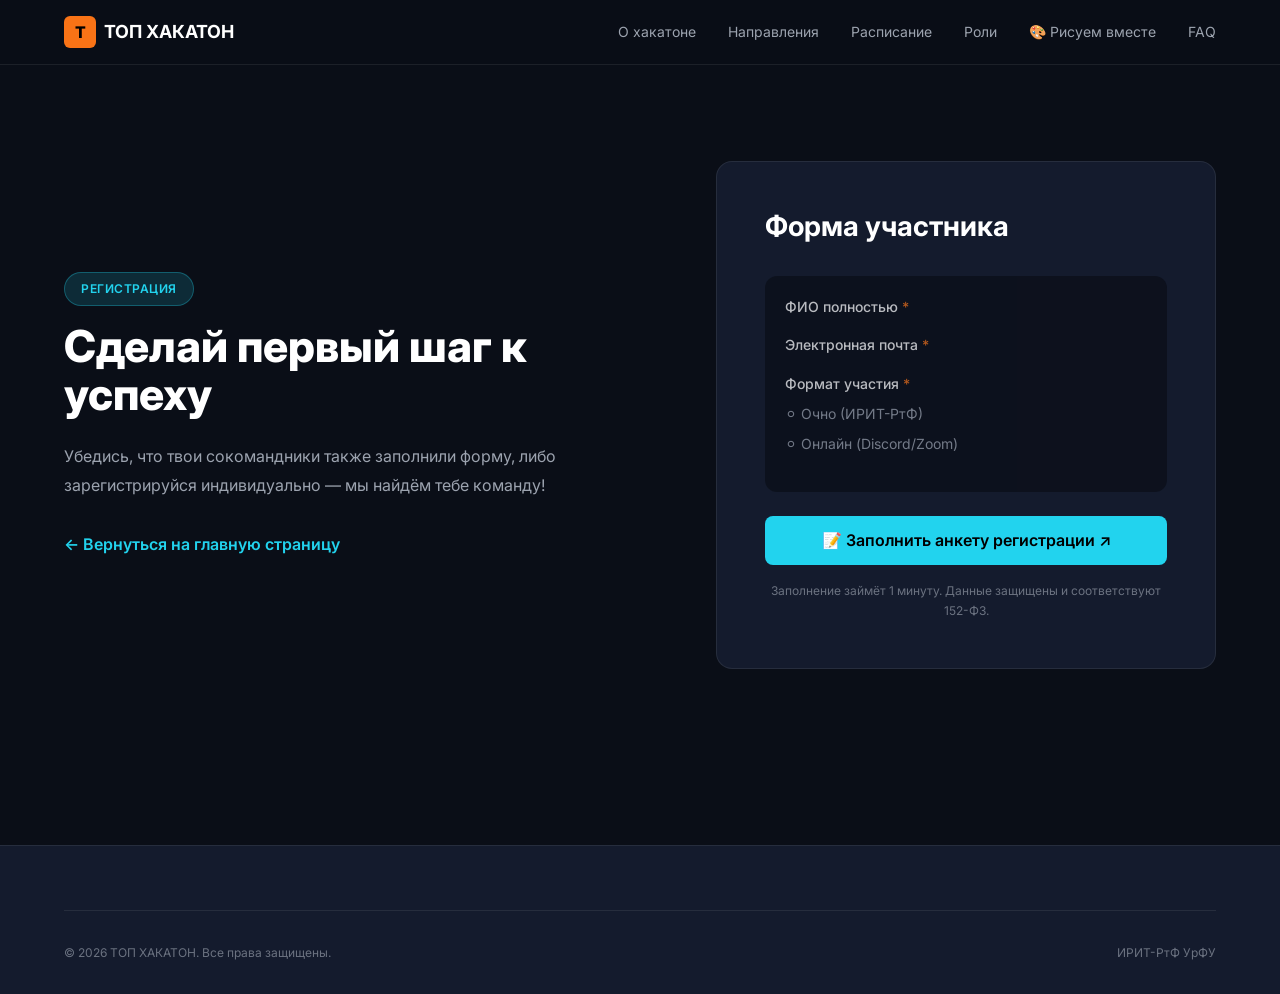
<file: registration.html>
<!DOCTYPE html>
<html lang="ru">
<head>
  <meta charset="UTF-8">
  <meta name="viewport" content="width=device-width, initial-scale=1.0">
  <title>Регистрация — ТОП ХАКАТОН</title>
  <link rel="stylesheet" href="style.css">
  <link rel="preconnect" href="https://fonts.googleapis.com">
  <link href="https://fonts.googleapis.com/css2?family=Inter:wght@400;500;600;700;800&family=JetBrains+Mono:wght@400;700&display=swap" rel="stylesheet">
</head>
<body>
  <div class="reading-progress" id="readingProgress"></div>

  <header class="site-header">
    <div class="container header__inner">
      <a href="index.html" class="logo">
        <span class="logo__mark">T</span>
        <span class="logo__text">ТОП ХАКАТОН</span>
      </a>
      <nav class="main-nav">
        <a href="index.html#about">О хакатоне</a>
        <a href="index.html#partners">Направления</a>
        <a href="index.html#schedule">Расписание</a>
        <a href="index.html#roles">Роли</a>
        <a href="whiteboard.html">🎨 Рисуем вместе</a>
        <a href="index.html#faq">FAQ</a>
      </nav>
      <button class="burger" aria-label="Меню">
        <span></span><span></span><span></span>
      </button>
    </div>
  </header>

  <main class="registration">
    <div class="container registration__inner">
      <div class="registration__info fade-in">
        <span class="badge badge--cyan">РЕГИСТРАЦИЯ</span>
        <h1 class="registration__title">Сделай первый шаг к успеху</h1>
        <p class="registration__text">Убедись, что твои сокомандники также заполнили форму, либо зарегистрируйся индивидуально — мы найдём тебе команду!</p>
        <a href="index.html" class="link-accent">← Вернуться на главную страницу</a>
      </div>

      <div class="yandex-form-wrapper fade-in">
        <h2 class="form-card__title">Форма участника</h2>
        <div class="form-preview">
          <div class="form-field">
            <label>ФИО полностью <span class="required">*</span></label>
          </div>
          <div class="form-field">
            <label>Электронная почта <span class="required">*</span></label>
          </div>
          <div class="form-field">
            <label>Формат участия <span class="required">*</span></label>
            <div class="radio-preview">
              <span>⚪ Очно (ИРИТ-РтФ)</span>
              <span>⚪ Онлайн (Discord/Zoom)</span>
            </div>
          </div>
        </div>
        <a href="https://forms.yandex.ru/u/6a9c3ba002848f9760604968" class="btn btn--primary btn--full pulse-glow" target="_blank" rel="noopener noreferrer">📝 Заполнить анкету регистрации ↗</a>
        <p class="form-disclaimer">Заполнение займёт 1 минуту. Данные защищены и соответствуют 152-ФЗ.</p>
      </div>
    </div>
  </main>

  <footer class="site-footer">
    <div class="container">
      <div class="site-footer__bottom">
        <span class="copyright">© 2026 ТОП ХАКАТОН. Все права защищены.</span>
        <span class="footer-brand">ИРИТ-РтФ УрФУ</span>
      </div>
    </div>
  </footer>

  <button class="back-to-top" id="backToTop" aria-label="Наверх">↑</button>
  <script src="script.js"></script>
</body>
</html>
</file>
<file: style.css>
:root {
  --bg-main: #0A0E17;
  --bg-card: #141B2D;
  --bg-card-hover: #1A2340;
  --accent-cyan: #22D3EE;
  --accent-purple: #A855F7;
  --accent-orange: #F97316;
  --text-main: #FFFFFF;
  --text-muted: #9CA3AF;
  --text-dark: #6B7280;
  --border-subtle: rgba(255, 255, 255, 0.08);
  --border-accent: rgba(34, 211, 238, 0.3);
}

* {
  margin: 0;
  padding: 0;
  box-sizing: border-box;
}

html {
  scroll-behavior: smooth;
}

body {
  background: var(--bg-main);
  color: var(--text-main);
  font-family: 'Inter', system-ui, sans-serif;
  line-height: 1.6;
  -webkit-font-smoothing: antialiased;
}

a {
  color: inherit;
  text-decoration: none;
}

a:hover {
  color: var(--accent-cyan);
}

.container {
  max-width: 1200px;
  margin: 0 auto;
  padding: 0 24px;
}

h1 {
  font-size: clamp(36px, 5vw, 64px);
  font-weight: 800;
  line-height: 1.1;
}

h2 {
  font-size: clamp(28px, 3.5vw, 42px);
  font-weight: 700;
  line-height: 1.2;
}

h3 {
  font-size: 24px;
  font-weight: 600;
}

p {
  font-size: 16px;
  line-height: 1.6;
}

.caption {
  font-size: 14px;
  color: var(--text-muted);
}

.badge {
  display: inline-block;
  padding: 6px 16px;
  border-radius: 20px;
  font-size: 12px;
  font-weight: 600;
  text-transform: uppercase;
  letter-spacing: 0.5px;
}

.badge--cyan {
  background: rgba(34, 211, 238, 0.15);
  color: var(--accent-cyan);
  border: 1px solid rgba(34, 211, 238, 0.3);
}

.btn {
  display: inline-flex;
  align-items: center;
  justify-content: center;
  gap: 8px;
  padding: 12px 24px;
  border-radius: 8px;
  font-weight: 600;
  font-size: 16px;
  cursor: pointer;
  border: none;
  transition: all 0.2s;
}

.btn--primary {
  background: var(--accent-cyan);
  color: #000;
}

.btn--primary:hover {
  transform: translateY(-2px);
  box-shadow: 0 8px 24px rgba(34, 211, 238, 0.4);
}

.btn--outline {
  background: transparent;
  border: 1px solid rgba(255, 255, 255, 0.2);
  color: var(--text-main);
}

.btn--outline:hover {
  border-color: var(--accent-cyan);
  color: var(--accent-cyan);
}

.btn--lg {
  padding: 16px 32px;
  font-size: 18px;
}

.btn--full {
  width: 100%;
}

.btn--sm {
  padding: 8px 16px;
  font-size: 14px;
}

@keyframes pulse-glow {
  0%, 100% {
    box-shadow: 0 0 20px rgba(34, 211, 238, 0.4);
  }
  50% {
    box-shadow: 0 0 40px rgba(34, 211, 238, 0.8);
  }
}

@keyframes fade-in {
  from {
    opacity: 0;
    transform: translateY(24px);
  }
  to {
    opacity: 1;
    transform: translateY(0);
  }
}

@keyframes blink {
  0%, 100% {
    opacity: 1;
  }
  50% {
    opacity: 0.3;
  }
}

@keyframes gradient-shift {
  0% {
    background-position: 0% 50%;
  }
  50% {
    background-position: 100% 50%;
  }
  100% {
    background-position: 0% 50%;
  }
}

@keyframes marquee {
  from {
    transform: translateX(0);
  }
  to {
    transform: translateX(-50%);
  }
}

@keyframes float {
  0%, 100% {
    transform: translateY(0);
  }
  50% {
    transform: translateY(-10px);
  }
}

.fade-in {
  opacity: 0;
  transform: translateY(24px);
  transition: all 0.6s ease-out;
}

.fade-in.visible {
  opacity: 1;
  transform: translateY(0);
}

.pulse-glow {
  animation: pulse-glow 2.5s infinite;
}

.gradient-bg {
  background: linear-gradient(-45deg, #0A0E17, #1a2a4a, #2a1a40, #0A0E17);
  background-size: 400% 400%;
  animation: gradient-shift 15s ease infinite;
}

.reading-progress {
  position: fixed;
  top: 0;
  left: 0;
  height: 3px;
  background: var(--accent-cyan);
  z-index: 9999;
  width: 0%;
  transition: width 0.1s;
}

.back-to-top {
  position: fixed;
  bottom: 32px;
  right: 32px;
  width: 48px;
  height: 48px;
  border-radius: 50%;
  background: var(--accent-cyan);
  color: #000;
  display: flex;
  align-items: center;
  justify-content: center;
  cursor: pointer;
  opacity: 0;
  pointer-events: none;
  transition: all 0.3s;
  z-index: 100;
  border: none;
  font-size: 20px;
}

.back-to-top.visible {
  opacity: 1;
  pointer-events: all;
}

.back-to-top:hover {
  transform: translateY(-4px);
  box-shadow: 0 8px 24px rgba(34, 211, 238, 0.4);
}

/* ========== HEADER ========== */
.site-header {
  position: sticky;
  top: 0;
  z-index: 1000;
  background: rgba(10, 14, 23, 0.95);
  -webkit-backdrop-filter: blur(10px);
  backdrop-filter: blur(10px);
  border-bottom: 1px solid var(--border-subtle);
  padding: 16px 0;
}

.header__inner {
  display: flex;
  align-items: center;
  justify-content: space-between;
  gap: 24px;
}

.logo {
  display: flex;
  align-items: center;
  gap: 8px;
  font-weight: 700;
  font-size: 18px;
  color: var(--text-main);
  text-decoration: none;
}

.logo__mark {
  background: var(--accent-orange);
  color: #000;
  width: 32px;
  height: 32px;
  display: flex;
  align-items: center;
  justify-content: center;
  border-radius: 6px;
  font-weight: 800;
  font-size: 16px;
  line-height: 1;
}

.main-nav {
  display: none;
  gap: 32px;
  align-items: center;
}

.main-nav a {
  color: var(--text-muted);
  font-size: 14px;
  transition: color 0.2s;
}

.main-nav a:hover {
  color: var(--text-main);
}

.main-nav a.active {
  color: var(--accent-cyan);
}

.header__actions {
  display: none;
  align-items: center;
  gap: 16px;
}

.header__date {
  color: var(--text-muted);
  font-size: 14px;
  white-space: nowrap;
}

.burger {
  display: block;
  background: none;
  border: none;
  cursor: pointer;
  padding: 8px;
}

.burger span {
  display: block;
  width: 24px;
  height: 2px;
  background: var(--text-main);
  margin: 6px 0;
  transition: 0.3s;
  border-radius: 2px;
}

@media (min-width: 1024px) {
  .main-nav {
    display: flex;
  }
  .header__actions {
    display: flex;
  }
  .burger {
    display: none;
  }
}

@media (max-width: 1023px) {
  .main-nav {
    position: fixed;
    top: 73px;
    left: 0;
    right: 0;
    background: var(--bg-card);
    flex-direction: column;
    padding: 24px;
    gap: 16px;
    border-bottom: 1px solid var(--border-subtle);
    transform: translateY(-100%);
    opacity: 0;
    transition: all 0.3s;
    pointer-events: none;
    align-items: flex-start;
  }
  .main-nav.active {
    transform: translateY(0);
    opacity: 1;
    pointer-events: all;
  }
  .burger.active span:nth-child(1) {
    transform: rotate(45deg) translate(5px, 5px);
  }
  .burger.active span:nth-child(2) {
    opacity: 0;
  }
  .burger.active span:nth-child(3) {
    transform: rotate(-45deg) translate(7px, -6px);
  }
}

.section-title {
  margin-bottom: 48px;
  text-align: center;
}

.text-accent {
  color: var(--accent-cyan);
}

/* ========== HERO ========== */
.hero {
  min-height: 100vh;
  display: flex;
  flex-direction: column;
  justify-content: center;
  padding: 120px 0 80px;
  text-align: center;
}

.hero__title {
  margin: 24px 0 16px;
  max-width: 900px;
  margin-left: auto;
  margin-right: auto;
}

.hero__subtitle {
  color: var(--text-muted);
  font-size: 18px;
  max-width: 700px;
  margin: 0 auto 32px;
}

.participants-counter {
  display: inline-flex;
  align-items: center;
  gap: 8px;
  background: rgba(34, 211, 238, 0.1);
  border: 1px solid var(--border-accent);
  border-radius: 20px;
  padding: 8px 16px;
  margin-bottom: 32px;
  font-size: 14px;
}

.counter__dot {
  width: 8px;
  height: 8px;
  border-radius: 50%;
  background: #22C55E;
  animation: blink 1.5s infinite;
}

.counter__text strong {
  color: var(--accent-cyan);
}

.countdown {
  margin: 32px 0;
}

.countdown__label {
  display: block;
  color: var(--text-muted);
  font-size: 14px;
  margin-bottom: 24px;
  text-transform: uppercase;
  letter-spacing: 1px;
  text-align: center;
}

.countdown__label--secondary {
  color: var(--accent-purple);
  font-size: 12px;
}

.countdown__grid {
  display: grid;
  grid-template-columns: repeat(4, 1fr);
  gap: 16px;
  max-width: 600px;
  margin: 0 auto;
}

.countdown__item {
  background: var(--bg-card);
  border: 1px solid var(--border-subtle);
  border-radius: 12px;
  padding: 24px 16px;
  text-align: center;
  min-width: 0;
}

.countdown__value {
  display: block;
  font-family: 'JetBrains Mono', monospace;
  font-size: 48px;
  font-weight: 700;
  color: var(--accent-cyan);
  line-height: 1;
  margin-bottom: 8px;
}

.countdown__unit {
  display: block;
  font-size: 12px;
  color: var(--text-muted);
  text-transform: uppercase;
  letter-spacing: 0.5px;
}

.countdown-divider {
  margin: 24px 0;
}

.divider-line {
  width: 100px;
  height: 2px;
  background: linear-gradient(90deg, transparent, var(--accent-cyan), transparent);
  margin: 0 auto;
}

@media (max-width: 767px) {
  .countdown__grid {
    grid-template-columns: repeat(2, 1fr);
    gap: 12px;
  }

  .countdown__value {
    font-size: 36px;
  }

  .countdown__item {
    padding: 16px 12px;
  }
}

/* ========== CONCEPT ========== */
.concept {
  padding: 100px 0;
  background: var(--bg-main);
}

.concept__inner {
  display: grid;
  grid-template-columns: 1fr;
  gap: 48px;
  align-items: center;
}

.concept__visual {
  background: var(--bg-card);
  border: 1px solid var(--border-subtle);
  border-radius: 24px;
  padding: 48px;
  min-height: 300px;
  display: flex;
  align-items: center;
  justify-content: center;
  position: relative;
  overflow: hidden;
}

.concept__glow {
  position: absolute;
  width: 200px;
  height: 200px;
  background: radial-gradient(circle, rgba(34, 211, 238, 0.2) 0%, transparent 70%);
  border-radius: 50%;
  animation: float 6s ease-in-out infinite;
}

.concept__image-placeholder {
  font-size: 32px;
  font-weight: 700;
  color: var(--accent-cyan);
  letter-spacing: 2px;
  position: relative;
  z-index: 1;
}

.concept__content .section-title {
  text-align: left;
}

.concept__text {
  color: var(--text-muted);
  font-size: 18px;
  line-height: 1.8;
  margin-top: 24px;
}

/* ========== PARTNERS & DIRECTIONS ========== */
.partners-directions {
  padding: 100px 0;
  background: var(--bg-main);
}

.directions-grid {
  display: grid;
  grid-template-columns: repeat(2, 1fr);
  gap: 24px;
  margin: 24px 0 48px;
}

.partners-subtitle {
  font-size: 28px;
  font-weight: 700;
  margin: 48px 0 24px;
  text-align: center;
  color: var(--text-main);
}

.partners-grid {
  display: grid;
  grid-template-columns: repeat(3, 1fr);
  gap: 24px;
}

.expandable-card {
  background: var(--bg-card);
  border: 1px solid var(--border-subtle);
  border-radius: 16px;
  overflow: hidden;
  transition: all 0.3s;
}

.expandable-card:hover {
  border-color: var(--accent-cyan);
  transform: translateY(-2px);
}

.expandable-card--featured {
  border-color: var(--border-accent);
  background: linear-gradient(135deg, rgba(34, 211, 238, 0.05) 0%, var(--bg-card) 100%);
  margin-bottom: 24px;
}

.expandable-card--featured .expandable-card__header {
  padding: 32px;
}

.expandable-card--featured .expandable-card__title {
  font-size: 22px;
}

.expandable-card__header {
  display: grid;
  grid-template-columns: 48px 1fr 48px;
  gap: 16px;
  align-items: center;
  padding: 24px;
  cursor: pointer;
  user-select: none;
}

.expandable-card__icon {
  font-size: 32px;
  text-align: center;
}

.expandable-card__title {
  font-size: 18px;
  font-weight: 600;
  color: var(--text-main);
}

.expandable-card__arrow {
  font-size: 12px;
  color: var(--accent-cyan);
  transition: transform 0.3s;
  text-align: center;
}

.expandable-card.is-open .expandable-card__arrow {
  transform: rotate(180deg);
}

.expandable-card__content {
  max-height: 0;
  overflow: hidden;
  transition: max-height 0.4s ease-out, padding 0.4s ease-out;
  padding: 0 24px;
}

.expandable-card.is-open .expandable-card__content {
  max-height: 300px;
  padding: 0 24px 24px;
}

.expandable-card__content p {
  color: var(--text-muted);
  line-height: 1.6;
  margin: 0;
}

@media (min-width: 1024px) {
  .concept__inner {
    grid-template-columns: 1fr 1fr;
  }
}

@media (max-width: 1023px) {
  .directions-grid,
  .partners-grid {
    grid-template-columns: 1fr;
  }
}

/* ========== INFO GRID ========== */
.info-grid {
  padding: 100px 0;
  background: var(--bg-main);
}

.info-grid__list {
  display: grid;
  grid-template-columns: 1fr;
  gap: 24px;
  margin-top: 48px;
}

.info-card {
  background: var(--bg-card);
  border: 1px solid var(--border-subtle);
  border-radius: 16px;
  padding: 24px;
  display: flex;
  flex-direction: column;
  gap: 8px;
  transition: all 0.3s;
}

.info-card:hover {
  border-color: var(--accent-cyan);
  transform: translateY(-4px);
  box-shadow: 0 10px 30px rgba(0, 0, 0, 0.3);
}

.info-card__tag {
  font-size: 12px;
  color: var(--accent-cyan);
  text-transform: uppercase;
  letter-spacing: 0.5px;
  font-weight: 600;
}

.info-card__label {
  color: var(--text-muted);
  font-size: 14px;
}

.info-card__value {
  font-size: 24px;
  font-weight: 700;
  color: var(--text-main);
  margin-top: 8px;
}

.info-card--featured {
  border-color: rgba(249, 115, 22, 0.4);
  background: linear-gradient(135deg, #1A1020 0%, #2A1A10 100%);
}

.info-card--featured .info-card__tag {
  color: var(--accent-orange);
}

/* ========== ELIGIBILITY ========== */
.eligibility {
  padding: 100px 0;
  background: var(--bg-main);
}

.eligibility__inner {
  display: grid;
  grid-template-columns: 1fr;
  gap: 48px;
  align-items: center;
}

.eligibility__content .section-title {
  text-align: left;
}

.eligibility__text {
  color: var(--text-muted);
  font-size: 16px;
  line-height: 1.8;
  margin: 24px 0;
}

.eligibility__hint {
  background: rgba(34, 211, 238, 0.1);
  border: 1px solid var(--border-accent);
  border-radius: 12px;
  padding: 24px;
  margin-top: 24px;
}

.eligibility__hint p {
  margin: 0;
  color: var(--text-main);
}

.eligibility__highlight {
  background: var(--accent-cyan);
  color: #000;
  padding: 48px;
  border-radius: 24px;
  text-align: center;
  display: flex;
  align-items: center;
  justify-content: center;
  min-height: 300px;
}

.eligibility__big-text {
  font-size: 64px;
  font-weight: 800;
  display: block;
  line-height: 1;
}

@media (min-width: 768px) {
  .info-grid__list {
    grid-template-columns: repeat(2, 1fr);
  }
}

@media (min-width: 1024px) {
  .info-grid__list {
    grid-template-columns: repeat(4, 1fr);
  }
  .eligibility__inner {
    grid-template-columns: 1.2fr 0.8fr;
  }
}

@media (max-width: 767px) {
  .eligibility__highlight {
    padding: 32px;
  }
  .eligibility__big-text {
    font-size: 48px;
  }
}

/* ========== ROLES ========== */
.roles {
  padding: 100px 0;
  background: var(--bg-main);
}

.roles__grid {
  display: grid;
  grid-template-columns: 1fr;
  gap: 24px;
  margin-top: 48px;
}

.role-card {
  background: var(--bg-card);
  border: 1px solid var(--border-subtle);
  border-radius: 16px;
  padding: 32px 24px;
  text-align: center;
  transition: transform 0.1s ease-out, box-shadow 0.3s, border-color 0.3s;
  transform-style: preserve-3d;
  will-change: transform;
}

.role-card:hover {
  box-shadow: 0 20px 40px rgba(34, 211, 238, 0.15);
  border-color: var(--accent-cyan);
}

.role-card__icon {
  font-size: 48px;
  margin-bottom: 16px;
  display: block;
}

.role-card__title {
  font-size: 20px;
  margin-bottom: 8px;
  color: var(--text-main);
}

.role-card__desc {
  color: var(--text-muted);
  font-size: 14px;
  line-height: 1.6;
}

@media (min-width: 768px) {
  .roles__grid {
    grid-template-columns: repeat(2, 1fr);
  }
}

@media (min-width: 1024px) {
  .roles__grid {
    grid-template-columns: repeat(4, 1fr);
  }
}

/* ========== SCHEDULE ========== */
.schedule {
  padding: 100px 0;
  background: var(--bg-main);
}

.schedule-day {
  background: var(--bg-card);
  border-radius: 16px;
  padding: 32px;
  margin-bottom: 24px;
  border: 1px solid var(--border-subtle);
  transition: border-color 0.3s;
}

.schedule-day:hover {
  border-color: rgba(34, 211, 238, 0.3);
}

.schedule-day__header {
  display: flex;
  justify-content: space-between;
  align-items: center;
  margin-bottom: 24px;
  padding-bottom: 16px;
  border-bottom: 1px solid var(--border-subtle);
  flex-wrap: wrap;
  gap: 12px;
}

.schedule-day__title {
  color: var(--accent-cyan);
  font-size: 24px;
  margin: 0;
}

.schedule-day__date {
  color: var(--text-muted);
  font-size: 14px;
}

.schedule-day__events {
  list-style: none;
  padding: 0;
  margin: 0;
}

.event {
  display: grid;
  grid-template-columns: 80px 1fr;
  gap: 24px;
  padding: 20px 0;
  border-bottom: 1px solid var(--border-subtle);
  align-items: start;
}

.event:last-child {
  border-bottom: none;
}

.event__time {
  font-family: 'JetBrains Mono', monospace;
  font-size: 18px;
  font-weight: 600;
  color: var(--accent-orange);
}

.event__body h4 {
  font-size: 18px;
  margin: 0 0 4px 0;
  color: var(--text-main);
}

.event__title {
  font-size: 18px;
  margin: 0 0 4px 0;
  color: var(--text-main);
  font-weight: 600;
}

@media (max-width: 767px) {
  .event {
    grid-template-columns: 1fr;
    gap: 8px;
  }
  .event__time {
    font-size: 16px;
  }
  .schedule-day {
    padding: 24px 16px;
  }
}

/* ========== FINAL ========== */
.final {
  padding: 100px 0;
  background: var(--bg-main);
}

.final__inner {
  display: grid;
  grid-template-columns: 1fr;
  gap: 48px;
  align-items: center;
}

.final__visual {
  background: var(--bg-card);
  border: 1px solid var(--border-subtle);
  border-radius: 24px;
  padding: 48px;
  min-height: 300px;
  display: flex;
  align-items: center;
  justify-content: center;
  position: relative;
  overflow: hidden;
  margin: 0;
}

.final__glow {
  position: absolute;
  width: 250px;
  height: 250px;
  background: radial-gradient(circle, rgba(168, 85, 247, 0.2) 0%, transparent 70%);
  border-radius: 50%;
  animation: float 8s ease-in-out infinite reverse;
}

.final__image-placeholder {
  font-size: 24px;
  font-weight: 700;
  color: var(--accent-cyan);
  text-align: center;
  letter-spacing: 2px;
  position: relative;
  z-index: 1;
}

.final__content .section-title {
  text-align: left;
}

.final__text {
  color: var(--text-muted);
  font-size: 16px;
  line-height: 1.8;
  margin: 24px 0;
}

.final__details {
  list-style: none;
  padding: 0;
  display: flex;
  flex-direction: column;
  gap: 16px;
  margin-top: 32px;
}

.final__details li {
  color: var(--text-main);
  font-size: 16px;
}

/* ========== ARCHIVE ========== */
.archive {
  padding: 100px 0;
  background: var(--bg-main);
}

.archive__video {
  margin-bottom: 48px;
}

.video-placeholder {
  aspect-ratio: 16 / 9;
  background: linear-gradient(135deg, #1a2a4a, #2a1a40);
  border: 1px solid var(--border-subtle);
  border-radius: 24px;
  display: flex;
  flex-direction: column;
  align-items: center;
  justify-content: center;
  gap: 16px;
  cursor: pointer;
  transition: all 0.3s;
}

.video-placeholder:hover {
  border-color: var(--accent-cyan);
  transform: scale(1.01);
}

.video-placeholder__icon {
  font-size: 64px;
  color: var(--accent-cyan);
  width: 80px;
  height: 80px;
  border-radius: 50%;
  background: rgba(34, 211, 238, 0.15);
  display: flex;
  align-items: center;
  justify-content: center;
}

.video-placeholder__text {
  color: var(--text-muted);
  font-size: 16px;
}

.archive__grid {
  display: grid;
  grid-template-columns: 1fr;
  gap: 24px;
}

.archive__item {
  margin: 0;
}

.archive__image {
  aspect-ratio: 16 / 9;
  background: linear-gradient(135deg, #1a2a4a, #2a1a40);
  border-radius: 12px;
  margin-bottom: 12px;
  border: 1px solid var(--border-subtle);
  transition: all 0.3s;
}

.archive__image:hover {
  border-color: var(--accent-cyan);
}

.archive__caption {
  color: var(--text-muted);
  font-size: 14px;
  text-align: center;
  margin: 0;
}

/* ========== FAQ ========== */
.faq {
  padding: 100px 0;
  background: var(--bg-main);
}

.faq__list {
  max-width: 800px;
  margin: 0 auto;
  display: flex;
  flex-direction: column;
  gap: 16px;
}

.faq__item {
  background: var(--bg-card);
  border: 1px solid var(--border-subtle);
  border-radius: 12px;
  overflow: hidden;
  transition: border-color 0.3s;
}

.faq__item:hover {
  border-color: rgba(34, 211, 238, 0.3);
}

.faq__question {
  padding: 24px;
  display: flex;
  justify-content: space-between;
  align-items: center;
  cursor: pointer;
  font-weight: 600;
  font-size: 18px;
  color: var(--text-main);
}

.faq__icon {
  font-size: 24px;
  color: var(--accent-cyan);
  transition: transform 0.3s;
}

.faq__item.is-open .faq__icon {
  transform: rotate(45deg);
}

.faq__answer {
  max-height: 0;
  overflow: hidden;
  transition: max-height 0.3s ease-out, padding 0.3s;
  padding: 0 24px;
}

.faq__item.is-open .faq__answer {
  max-height: 200px;
  padding: 0 24px 24px;
}

.faq__answer p {
  color: var(--text-muted);
  line-height: 1.6;
  margin: 0;
}

@media (min-width: 768px) {
  .archive__grid {
    grid-template-columns: repeat(3, 1fr);
  }
}

@media (min-width: 1024px) {
  .final__inner {
    grid-template-columns: 1fr 1fr;
  }
}

/* ========== CONTACTS & MATERIALS ========== */
.contacts {
  padding: 100px 0;
  background: var(--bg-main);
}

.contacts__grid {
  display: grid;
  grid-template-columns: 1fr;
  gap: 32px;
  margin-top: 48px;
}

.contact-card {
  background: var(--bg-card);
  border: 1px solid var(--border-subtle);
  border-radius: 16px;
  padding: 32px;
  display: flex;
  align-items: center;
  gap: 24px;
}

.contact-card--main {
  border-color: var(--border-accent);
}

.contact-card__avatar {
  font-size: 48px;
  width: 80px;
  height: 80px;
  border-radius: 50%;
  background: rgba(34, 211, 238, 0.15);
  display: flex;
  align-items: center;
  justify-content: center;
  flex-shrink: 0;
}

.contact-card__info {
  display: flex;
  flex-direction: column;
  gap: 8px;
  flex: 1;
}

.contact-card__name {
  font-size: 24px;
  margin: 0;
}

.contact-card__role {
  color: var(--text-muted);
  font-size: 14px;
  margin: 0;
}

.materials-section {
  margin-top: 48px;
}

.materials-title {
  font-size: 24px;
  margin-bottom: 24px;
  color: var(--text-main);
}

.materials-grid {
  display: grid;
  grid-template-columns: 1fr;
  gap: 16px;
}

.file-card {
  display: grid;
  grid-template-columns: 48px 1fr auto;
  gap: 16px;
  align-items: center;
  background: var(--bg-card-hover);
  border: 1px solid var(--border-subtle);
  border-radius: 12px;
  padding: 20px;
  transition: all 0.25s;
}

.file-card:hover {
  border-color: var(--accent-cyan);
  transform: translateY(-2px);
}

.file-card__icon {
  font-size: 32px;
  text-align: center;
}

.file-card__title {
  font-size: 16px;
  font-weight: 600;
  margin: 0 0 4px 0;
  color: var(--text-main);
}

.file-card__desc {
  font-size: 14px;
  color: var(--text-muted);
  margin: 0;
  line-height: 1.4;
}

.file-link {
  display: inline-block;
  margin-top: 12px;
  color: var(--accent-cyan);
  font-weight: 600;
  text-decoration: none;
  transition: all 0.2s;
}

.file-link:hover {
  text-decoration: underline;
  color: var(--accent-cyan);
}

.official-accounts {
  margin-top: 48px;
}

.social-list {
  display: flex;
  flex-direction: column;
  gap: 12px;
}

.social-link {
  display: flex;
  align-items: center;
  gap: 12px;
  padding: 16px 20px;
  background: var(--bg-card);
  border: 1px solid var(--border-subtle);
  border-radius: 12px;
  color: var(--text-main);
  transition: all 0.2s;
}

.social-link:hover {
  border-color: var(--accent-cyan);
  transform: translateX(4px);
}

.social-link__icon {
  font-size: 20px;
}

/* ========== FOOTER ========== */
.site-footer {
  background: var(--bg-card);
  border-top: 1px solid var(--border-subtle);
  padding: 64px 0 32px;
  margin-top: 80px;
}

.site-footer__inner {
  display: grid;
  grid-template-columns: 1fr;
  gap: 48px;
  margin-bottom: 48px;
}

.footer-col__title {
  font-size: 14px;
  font-weight: 600;
  color: var(--text-main);
  text-transform: uppercase;
  letter-spacing: 1px;
  margin-bottom: 16px;
}

.footer-col__text,
.footer-col__contacts {
  color: var(--text-muted);
  font-size: 14px;
  line-height: 1.8;
  font-style: normal;
}

.contact-link {
  color: var(--text-muted);
  text-decoration: none;
  display: block;
  margin-bottom: 8px;
  transition: color 0.2s;
}

.contact-link:hover {
  color: var(--accent-cyan);
}

.social-list-footer {
  list-style: none;
  padding: 0;
  display: flex;
  gap: 12px;
  flex-wrap: wrap;
}

.social-link-footer {
  display: inline-block;
  padding: 8px 16px;
  border: 1px solid var(--border-subtle);
  border-radius: 8px;
  color: var(--text-muted);
  font-size: 14px;
  transition: all 0.2s;
}

.social-link-footer:hover {
  border-color: var(--accent-cyan);
  color: var(--accent-cyan);
}

.site-footer__bottom {
  padding-top: 32px;
  border-top: 1px solid var(--border-subtle);
  display: flex;
  justify-content: space-between;
  flex-wrap: wrap;
  gap: 16px;
  color: var(--text-dark);
  font-size: 12px;
}

.site-footer .logo {
  margin-bottom: 16px;
}

@media (min-width: 768px) {
  .contacts__grid {
    grid-template-columns: 1.5fr 1fr;
  }
  .site-footer__inner {
    grid-template-columns: 2fr 1fr 1fr;
  }
}

@media (max-width: 767px) {
  .file-card {
    grid-template-columns: 1fr;
    text-align: center;
  }
  .file-card__icon {
    margin-bottom: 8px;
  }
  .btn--sm {
    width: 100%;
    margin-top: 12px;
  }
  .contact-card {
    flex-direction: column;
    text-align: center;
  }
  .site-footer__bottom {
    flex-direction: column;
    text-align: center;
  }
}

/* ========== REGISTRATION ========== */
.registration {
  min-height: calc(100vh - 200px);
  padding: 80px 0;
  display: flex;
  align-items: center;
}

.registration__inner {
  display: grid;
  grid-template-columns: 1fr;
  gap: 48px;
  align-items: center;
}

.registration__title {
  margin: 16px 0 24px;
  font-size: clamp(32px, 4vw, 44px);
  font-weight: 800;
  line-height: 1.1;
}

.registration__text {
  color: var(--text-muted);
  font-size: 16px;
  line-height: 1.8;
  margin-bottom: 32px;
}

.link-accent {
  color: var(--accent-cyan);
  font-weight: 600;
  display: inline-flex;
  align-items: center;
  gap: 8px;
  transition: gap 0.2s;
}

.link-accent:hover {
  gap: 12px;
  color: var(--accent-cyan);
}

.yandex-form-wrapper {
  background: var(--bg-card);
  border: 1px solid var(--border-subtle);
  border-radius: 16px;
  padding: 48px;
  max-width: 500px;
  width: 100%;
  justify-self: center;
}

.form-card__title {
  margin-bottom: 32px;
  font-size: 28px;
}

.form-preview {
  margin: 24px 0;
  padding: 20px;
  background: var(--bg-main);
  border-radius: 12px;
  opacity: 0.7;
  pointer-events: none;
}

.form-field {
  margin-bottom: 16px;
}

.form-field label {
  font-size: 14px;
  font-weight: 500;
  display: block;
  margin-bottom: 8px;
}

.required {
  color: var(--accent-orange);
}

.radio-preview {
  display: flex;
  flex-direction: column;
  gap: 8px;
  margin-top: 8px;
}

.radio-preview span {
  font-size: 14px;
  color: var(--text-muted);
}

.form-disclaimer {
  color: var(--text-dark);
  font-size: 12px;
  text-align: center;
  margin-top: 16px;
  line-height: 1.6;
}

@media (min-width: 1024px) {
  .registration__inner {
    grid-template-columns: 1fr 1fr;
  }
  .yandex-form-wrapper {
    justify-self: end;
  }
}

/* ========== WHITEBOARD ========== */
.whiteboard-page {
  padding: 80px 0 60px;
  min-height: calc(100vh - 200px);
  text-align: center;
}

.whiteboard-desc {
  color: var(--text-muted);
  font-size: 16px;
  max-width: 700px;
  margin: 0 auto 24px;
  line-height: 1.6;
}

.online-users {
  display: inline-flex;
  align-items: center;
  gap: 8px;
  background: rgba(34, 211, 238, 0.1);
  border: 1px solid var(--border-accent);
  border-radius: 20px;
  padding: 8px 16px;
  font-size: 14px;
  margin-bottom: 24px;
}

.online-users strong {
  color: var(--accent-cyan);
}

.whiteboard-container {
  background: var(--bg-card);
  border: 1px solid var(--border-subtle);
  border-radius: 16px;
  padding: 16px;
  margin: 0 auto 24px;
  max-width: 1200px;
}

#whiteboardCanvas {
  width: 100%;
  height: 600px;
  display: block;
  background: var(--bg-main);
  border-radius: 12px;
  cursor: crosshair;
  touch-action: none;
}

.whiteboard-toolbar {
  display: flex;
  flex-wrap: wrap;
  gap: 24px;
  justify-content: center;
  align-items: flex-end;
  background: var(--bg-card);
  border: 1px solid var(--border-subtle);
  border-radius: 16px;
  padding: 20px;
  max-width: 1200px;
  margin: 0 auto;
}

.tool-group {
  display: flex;
  flex-direction: column;
  gap: 8px;
  align-items: center;
}

.tool-label {
  font-size: 12px;
  color: var(--text-muted);
  text-transform: uppercase;
  letter-spacing: 0.5px;
  font-weight: 600;
}

.color-picker {
  display: flex;
  gap: 8px;
}

.color-btn {
  width: 32px;
  height: 32px;
  border-radius: 50%;
  border: 2px solid transparent;
  cursor: pointer;
  transition: all 0.2s;
}

.color-btn.active {
  border-color: var(--accent-cyan);
  box-shadow: 0 0 0 2px rgba(34, 211, 238, 0.3);
}

.size-picker {
  display: flex;
  gap: 8px;
}

.size-btn {
  padding: 8px 14px;
  border-radius: 8px;
  border: 1px solid var(--border-subtle);
  background: transparent;
  color: var(--text-main);
  font-size: 14px;
  cursor: pointer;
  transition: all 0.2s;
}

.size-btn.active {
  background: var(--accent-cyan);
  color: #000;
  border-color: var(--accent-cyan);
}

.tool-btn {
  padding: 8px 16px;
  border-radius: 8px;
  border: 1px solid var(--border-subtle);
  background: var(--bg-card-hover);
  color: var(--text-main);
  font-size: 14px;
  cursor: pointer;
  transition: all 0.2s;
}

.tool-btn:hover {
  border-color: var(--accent-cyan);
}

.tool-btn.active {
  border-color: var(--accent-cyan);
  background: rgba(34, 211, 238, 0.15);
}

.info-card__link:hover {
  text-decoration: underline !important;
}

/* ========== MOBILE OPTIMIZATION (<767px) ========== */
@media (max-width: 767px) {
  .yandex-form-wrapper {
    padding: 32px 24px;
  }

  /* Кнопки */
  .btn {
    min-height: 44px;
    padding: 14px 20px;
    font-size: 16px;
  }
  .btn--lg {
    padding: 18px 28px;
    font-size: 18px;
  }

  /* Таймер */
  .countdown__grid {
    display: grid;
    grid-template-columns: repeat(2, 1fr);
    gap: 16px;
  }
  .countdown__sep {
    display: none;
  }
  .countdown__item {
    min-width: 100%;
    padding: 20px;
  }
  .countdown__value {
    font-size: 42px;
  }
  .countdown__unit {
    font-size: 14px;
  }

  /* Расписание */
  .event {
    grid-template-columns: 1fr;
    gap: 8px;
  }
  .event__time {
    font-size: 16px;
  }
  .schedule-day {
    padding: 20px 16px;
  }

  /* Роли - отключить 3D */
  .tilt-card {
    transform: none !important;
  }
  .tilt-card:active {
    transform: scale(0.98) !important;
  }

  /* Навигация */
  .main-nav {
    padding: 32px 24px;
    gap: 20px;
  }
  .main-nav a {
    font-size: 18px;
    padding: 12px 0;
    border-bottom: 1px solid var(--border-subtle);
    width: 100%;
  }

  /* Hero */
  .hero {
    padding: 100px 0 60px;
    min-height: auto;
  }
  .hero__title {
    font-size: 32px;
  }
  .hero__subtitle {
    font-size: 16px;
  }

  /* Safe area */
  .site-header {
    padding-top: max(16px, env(safe-area-inset-top));
    padding-left: env(safe-area-inset-left);
    padding-right: env(safe-area-inset-right);
  }
  .site-footer {
    padding-bottom: max(32px, env(safe-area-inset-bottom));
    padding-left: env(safe-area-inset-left);
    padding-right: env(safe-area-inset-right);
  }
  .back-to-top {
    bottom: max(32px, env(safe-area-inset-bottom));
    right: max(32px, env(safe-area-inset-right));
  }

  /* Карточки партнёров */
  .expandable-card__header {
    padding: 20px 16px;
    grid-template-columns: 40px 1fr 32px;
  }
  .expandable-card__icon {
    font-size: 28px;
  }
  .expandable-card__title {
    font-size: 16px;
  }
  .expandable-card__content {
    padding: 0 16px;
  }
  .expandable-card.is-open .expandable-card__content {
    padding: 0 16px 20px;
  }

  /* FAQ */
  .faq__question {
    padding: 20px 16px;
    font-size: 16px;
  }
  .faq__answer {
    padding: 0 16px;
  }
  .faq__item.is-open .faq__answer {
    padding: 0 16px 20px;
  }

  /* Контакты */
  .contact-card {
    flex-direction: column;
    text-align: center;
    padding: 24px 20px;
  }
  .contact-card__info {
    align-items: center;
  }
  .materials-title {
    font-size: 20px;
  }
  .file-card {
    padding: 16px;
  }

  /* Форма регистрации */
  .yandex-form-wrapper {
    padding: 24px 20px;
  }
  .form-field label {
    font-size: 15px;
  }
  .form-preview {
    padding: 16px;
  }

  /* Архив */
  .archive__image,
  .video-placeholder {
    border-radius: 12px;
  }
  .concept__visual,
  .final__visual {
    padding: 32px 24px;
    min-height: 200px;
  }

  /* Ссылки и кнопки */
  .social-link,
  .file-card .btn--sm {
    min-height: 44px;
    padding: 14px 16px;
  }

  /* Whiteboard mobile */
  #whiteboardCanvas {
    height: 400px;
  }
  .whiteboard-toolbar {
    flex-direction: column;
    align-items: stretch;
  }
  .tool-group {
    align-items: stretch;
  }
  .color-picker,
  .size-picker {
    justify-content: center;
  }
}

/* =========================================
   Hero Section (новый дизайн)
   ========================================= */
.hero {
    background-color: #0d1117;
    padding: 80px 0 60px;
    text-align: center;
    min-height: auto;
}
.hero-badge {
    display: inline-block;
    border: 1px solid #3B82F6;
    color: #60A5FA;
    padding: 8px 20px;
    border-radius: 50px;
    font-size: 14px;
    font-weight: 600;
    letter-spacing: 1px;
    margin-bottom: 30px;
}
.hero-title {
    font-size: 72px;
    font-weight: 800;
    color: #FFFFFF;
    margin-bottom: 20px;
    line-height: 1.1;
}
.hero-title .highlight {
    color: #67E8F9;
    text-decoration: underline;
    text-decoration-color: #3B82F6;
    text-underline-offset: 8px;
}
.hero-subtitle {
    font-size: 20px;
    color: #9CA3AF;
    max-width: 700px;
    margin: 0 auto 30px;
    line-height: 1.5;
}
.registered-count {
    display: inline-flex;
    align-items: center;
    gap: 10px;
    background-color: rgba(59, 130, 246, 0.1);
    border: 1px solid rgba(59, 130, 246, 0.3);
    padding: 10px 24px;
    border-radius: 50px;
    font-size: 16px;
    color: #E5E7EB;
    margin-bottom: 50px;
}
.registered-count strong { color: #67E8F9; }
.green-dot {
    width: 10px;
    height: 10px;
    background-color: #10B981;
    border-radius: 50%;
    display: inline-block;
}
.timer-label {
    font-size: 14px;
    letter-spacing: 2px;
    color: #9CA3AF;
    margin-bottom: 20px;
    font-weight: 500;
}
.timer-label-end { color: #A78BFA; margin-top: 40px; }
.timer {
    display: flex;
    justify-content: center;
    align-items: center;
    gap: 15px;
    margin-bottom: 20px;
}
.timer-block {
    background-color: #1a1f2e;
    border: 1px solid #2d3548;
    border-radius: 12px;
    padding: 20px 25px;
    min-width: 110px;
}
.timer-value {
    display: block;
    font-size: 56px;
    font-weight: 700;
    color: #67E8F9;
    font-family: 'JetBrains Mono', monospace;
    line-height: 1;
    margin-bottom: 8px;
}
.timer-label-small {
    display: block;
    font-size: 12px;
    color: #9CA3AF;
    letter-spacing: 1px;
}
.timer-separator {
    font-size: 40px;
    color: #4B5563;
    font-weight: 300;
    margin: 0 5px;
}
.cta-button {
    background-color: #67E8F9;
    color: #0d1117;
    border: none;
    padding: 18px 40px;
    font-size: 18px;
    font-weight: 700;
    border-radius: 12px;
    cursor: pointer;
    transition: all 0.3s;
    margin-top: 40px;
    display: inline-flex;
    align-items: center;
    gap: 10px;
}
.cta-button:hover {
    background-color: #22D3EE;
    transform: translateY(-2px);
    box-shadow: 0 10px 30px rgba(103, 232, 249, 0.3);
}
@media (max-width: 768px) {
    .hero { padding: 60px 0 40px; }
    .hero-title { font-size: 42px; }
    .hero-subtitle { font-size: 16px; padding: 0 20px; }
    .timer-block { min-width: 70px; padding: 15px 12px; }
    .timer-value { font-size: 32px; }
    .timer-separator { font-size: 24px; }
    .timer { gap: 8px; }
}

/* === ДОПОЛНЕННАЯ АДАПТИВНОСТЬ (проверка и улучшение) === */
@media (max-width: 767px) {
  .section,
  section {
    padding: 60px 0;
  }
  .container {
    padding: 0 16px;
  }
  h1 { font-size: 32px; }
  h2 { font-size: 26px; }
  h3 { font-size: 20px; }
}

@media (max-width: 1023px) {
  .main-nav {
    padding: 24px 16px;
    gap: 16px;
  }
  .main-nav a {
    font-size: 18px;
    padding: 12px 0;
    border-bottom: 1px solid var(--border-subtle);
    min-height: 44px;
    display: flex;
    align-items: center;
  }
  .main-nav a:last-child {
    border-bottom: none;
  }
}

@media (min-width: 768px) and (max-width: 1023px) {
  .info-grid__list { grid-template-columns: repeat(2, 1fr); }
  .roles__grid { grid-template-columns: repeat(2, 1fr); }
  .archive__grid { grid-template-columns: repeat(2, 1fr); }
  .contacts__grid { grid-template-columns: 1fr; }
  .site-footer__inner { grid-template-columns: repeat(2, 1fr); }
  .directions-grid { grid-template-columns: repeat(2, 1fr); }
  .partners-grid { grid-template-columns: repeat(2, 1fr); }
}

@media (min-width: 1024px) {
  .concept__inner { grid-template-columns: 1fr 1fr; }
  .eligibility__inner { grid-template-columns: 1.2fr 0.8fr; }
  .roles__grid { grid-template-columns: repeat(4, 1fr); }
  .info-grid__list { grid-template-columns: repeat(4, 1fr); }
  .final__inner { grid-template-columns: 1fr 1fr; }
  .archive__grid { grid-template-columns: repeat(3, 1fr); }
  .contacts__grid { grid-template-columns: 1.5fr 1fr; }
  .site-footer__inner { grid-template-columns: 2fr 1fr 1fr; }
  .directions-grid { grid-template-columns: repeat(2, 1fr); }
  .partners-grid { grid-template-columns: repeat(3, 1fr); }
  .registration__inner { grid-template-columns: 1fr 1fr; }
}

@media (min-width: 1440px) {
  .container { max-width: 1400px; }
  .hero__title { font-size: 72px; }
  .hero__subtitle { font-size: 20px; }
  .countdown__value { font-size: 56px; }
  .countdown__item { min-width: 100px; padding: 20px; }
}

@supports (padding: env(safe-area-inset-top)) {
  .site-header { padding-top: calc(16px + env(safe-area-inset-top)); }
  .back-to-top {
    bottom: calc(32px + env(safe-area-inset-bottom));
    right: calc(32px + env(safe-area-inset-right));
  }
  .site-footer { padding-bottom: calc(32px + env(safe-area-inset-bottom)); }
}
</file>
